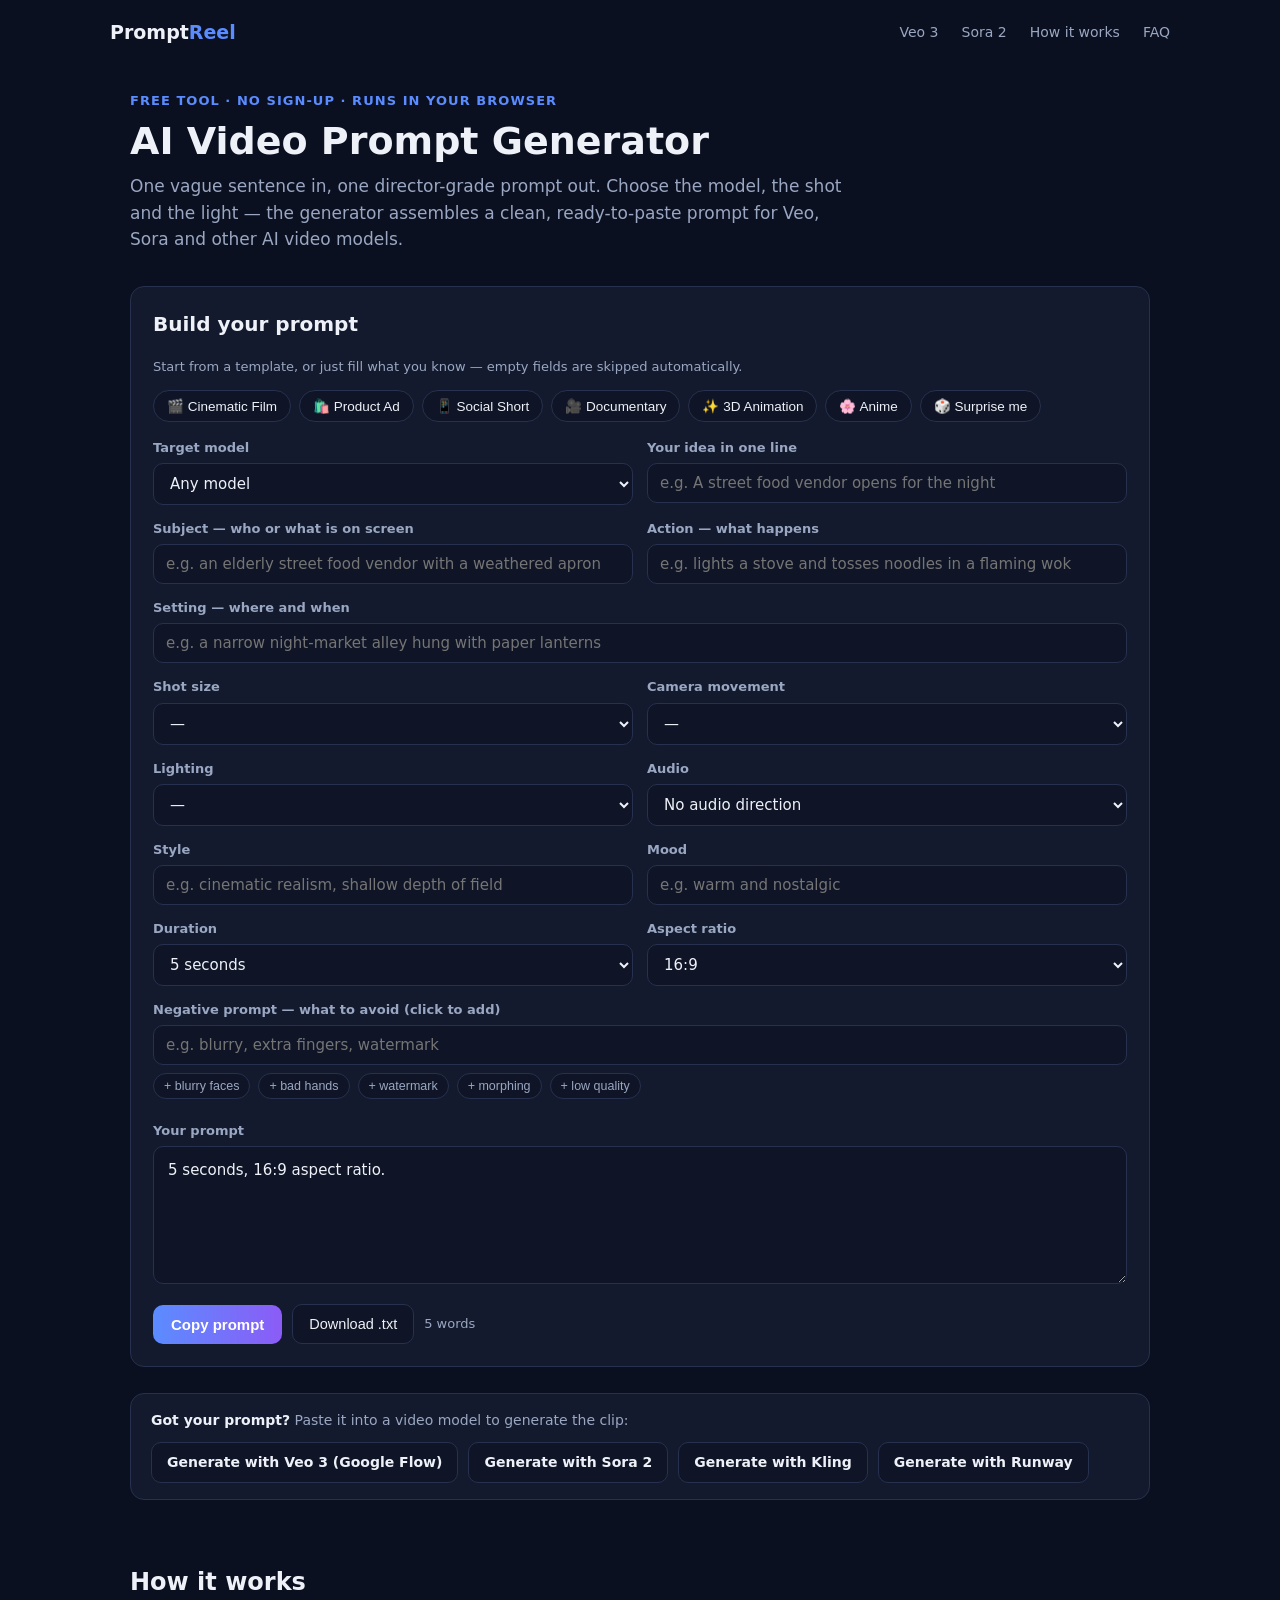
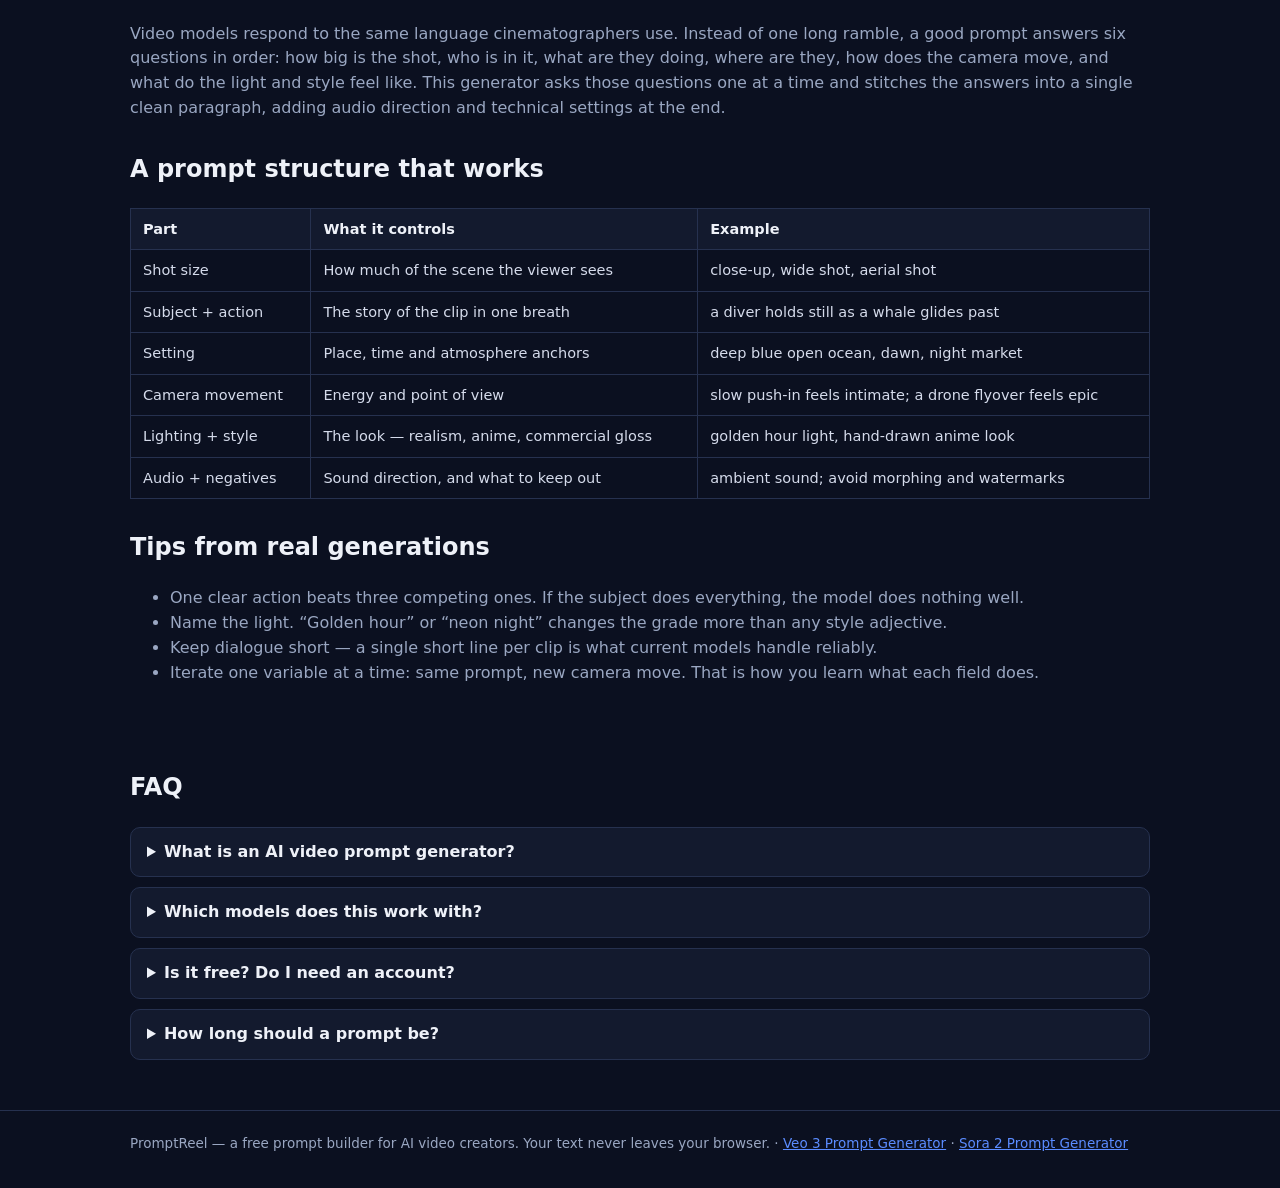
<file: index.html>
<!DOCTYPE html>
<html lang="en">
<head>
<meta charset="UTF-8">
<meta name="viewport" content="width=device-width, initial-scale=1">
<title>AI Video Prompt Generator — Build Cinematic Prompts for Veo &amp; Sora</title>
<meta name="description" content="Free AI video prompt generator. Pick a model, a shot and a style, and get a ready-to-paste cinematic prompt for Veo 3, Sora 2 and other AI video models. No sign-up.">
<link rel="canonical" href="https://promptreel.mzydsg.me/">
<meta property="og:title" content="AI Video Prompt Generator">
<meta property="og:description" content="Turn a rough idea into a structured, cinematic AI video prompt in seconds. Free, no sign-up.">
<meta property="og:type" content="website">
<link rel="icon" href="favicon.svg" type="image/svg+xml">
<link rel="stylesheet" href="assets/styles.css">
<script type="application/ld+json">
{"@context":"https://schema.org","@type":"WebApplication","name":"AI Video Prompt Generator","applicationCategory":"MultimediaApplication","operatingSystem":"Any","offers":{"@type":"Offer","price":"0","priceCurrency":"USD"},"description":"Free structured prompt builder for AI video models including Veo 3 and Sora 2."}
</script>
<script type="application/ld+json">
{"@context":"https://schema.org","@type":"FAQPage","mainEntity":[
{"@type":"Question","name":"What is an AI video prompt generator?","acceptedAnswer":{"@type":"Answer","text":"It is a tool that turns your rough idea into a structured prompt using filmmaking language — shot size, camera movement, lighting, style and audio — so AI video models produce closer to what you pictured."}},
{"@type":"Question","name":"Which models does this work with?","acceptedAnswer":{"@type":"Answer","text":"The prompts are plain English and work with Veo 3 / 3.1, Sora 2, Seedance, MiniMax and similar text-to-video models. Pick a model in the tool to match its typical duration and output format."}},
{"@type":"Question","name":"Is it free? Do I need an account?","acceptedAnswer":{"@type":"Answer","text":"Yes, it is free and needs no account. Everything runs in your browser; your text is never uploaded or stored."}},
{"@type":"Question","name":"How long should an AI video prompt be?","acceptedAnswer":{"@type":"Answer","text":"For most models, 60–150 words covering subject, action, setting, camera, lighting and style works well. Too short leaves the model guessing; too long creates contradictions."}}
]}
</script>
</head>
<body data-model="generic">
<header class="site-header container">
  <a class="brand" href="./">Prompt<span>Reel</span></a>
  <nav>
    <a href="veo-3-prompt-generator/">Veo 3</a>
    <a href="sora-2-prompt-generator/">Sora 2</a>
    <a href="#how">How it works</a>
    <a href="#faq">FAQ</a>
  </nav>
</header>

<main class="container">
  <div class="hero">
    <p class="eyebrow">Free tool · No sign-up · Runs in your browser</p>
    <h1>AI Video Prompt Generator</h1>
    <p class="lede">One vague sentence in, one director-grade prompt out. Choose the model, the shot and the light — the generator assembles a clean, ready-to-paste prompt for Veo, Sora and other AI video models.</p>
  </div>

  <div class="tool" id="tool">
    <h2>Build your prompt</h2>
    <p class="meta">Start from a template, or just fill what you know — empty fields are skipped automatically.</p>
    <div class="templates">
      <button class="chip" data-template="cinematic" type="button">🎬 Cinematic Film</button>
      <button class="chip" data-template="product" type="button">🛍️ Product Ad</button>
      <button class="chip" data-template="social" type="button">📱 Social Short</button>
      <button class="chip" data-template="documentary" type="button">🎥 Documentary</button>
      <button class="chip" data-template="animation3d" type="button">✨ 3D Animation</button>
      <button class="chip" data-template="anime" type="button">🌸 Anime</button>
      <button class="chip" id="example" type="button">🎲 Surprise me</button>
    </div>
    <div class="grid">
      <div>
        <label for="model">Target model</label>
        <select id="model">
          <option value="generic">Any model</option>
          <option value="veo3">Veo 3 / 3.1</option>
          <option value="sora2">Sora 2</option>
        </select>
      </div>
      <div>
        <label for="idea">Your idea in one line</label>
        <input type="text" id="idea" placeholder="e.g. A street food vendor opens for the night">
      </div>
      <div>
        <label for="subject">Subject — who or what is on screen</label>
        <input type="text" id="subject" placeholder="e.g. an elderly street food vendor with a weathered apron">
      </div>
      <div>
        <label for="action">Action — what happens</label>
        <input type="text" id="action" placeholder="e.g. lights a stove and tosses noodles in a flaming wok">
      </div>
      <div class="full">
        <label for="setting">Setting — where and when</label>
        <input type="text" id="setting" placeholder="e.g. a narrow night-market alley hung with paper lanterns">
      </div>
      <div>
        <label for="shot">Shot size</label>
        <select id="shot">
          <option value="">—</option>
          <option>extreme wide shot</option><option>wide shot</option>
          <option>medium shot</option><option>medium close-up</option>
          <option>close-up</option><option>extreme close-up</option>
          <option>aerial shot</option><option>over-the-shoulder shot</option>
          <option>first-person POV shot</option>
        </select>
      </div>
      <div>
        <label for="camera">Camera movement</label>
        <select id="camera">
          <option value="">—</option>
          <option>static locked-off camera</option><option>slow push-in</option>
          <option>slow pull-back</option><option>smooth tracking shot following the subject</option>
          <option>slow pan across the scene</option><option>gentle tilt upward</option>
          <option>slow orbit around the subject</option><option>handheld with natural micro-movement</option>
          <option>drone flyover</option><option>gentle crane move rising upward</option>
        </select>
      </div>
      <div>
        <label for="lighting">Lighting</label>
        <select id="lighting">
          <option value="">—</option>
          <option>golden hour light</option><option>bright soft daylight</option>
          <option>overcast diffused light</option><option>neon night light with wet reflections</option>
          <option>pale moonlight</option><option>clean studio softbox light</option>
          <option>warm candlelit glow</option><option>natural available light</option>
          <option>vivid dusk light with a gradient sky</option><option>warm sunset glow</option>
        </select>
      </div>
      <div>
        <label for="audio">Audio</label>
        <select id="audio">
          <option value="none">No audio direction</option>
          <option value="ambient">Ambient sound</option>
          <option value="music">Music score</option>
          <option value="sfx">Sound effects</option>
          <option value="dialogue">Dialogue</option>
        </select>
      </div>
      <div class="full" id="dialoguewrap" style="display:none">
        <label for="dialogue">Dialogue line</label>
        <input type="text" id="dialogue" placeholder='e.g. We open in five minutes, rain or shine.'>
      </div>
      <div>
        <label for="style">Style</label>
        <input type="text" id="style" placeholder="e.g. cinematic realism, shallow depth of field">
      </div>
      <div>
        <label for="mood">Mood</label>
        <input type="text" id="mood" placeholder="e.g. warm and nostalgic">
      </div>
      <div>
        <label for="duration">Duration</label>
        <select id="duration">
          <option>5 seconds</option><option>8 seconds</option><option>10 seconds</option>
        </select>
      </div>
      <div>
        <label for="aspect">Aspect ratio</label>
        <select id="aspect">
          <option>16:9</option><option>9:16</option><option>1:1</option>
        </select>
      </div>
      <div class="full">
        <label for="negative">Negative prompt — what to avoid (click to add)</label>
        <input type="text" id="negative" placeholder="e.g. blurry, extra fingers, watermark">
        <div class="templates" style="margin-top:8px">
          <button class="chip chipsmall" data-neg="blurry or distorted faces" type="button">+ blurry faces</button>
          <button class="chip chipsmall" data-neg="deformed hands or extra fingers" type="button">+ bad hands</button>
          <button class="chip chipsmall" data-neg="watermark or text overlays" type="button">+ watermark</button>
          <button class="chip chipsmall" data-neg="morphing or warping between frames" type="button">+ morphing</button>
          <button class="chip chipsmall" data-neg="low resolution or heavy compression artifacts" type="button">+ low quality</button>
        </div>
      </div>
    </div>

    <label for="output" style="margin-top:6px">Your prompt</label>
    <textarea id="output" class="output" rows="6" readonly></textarea>
    <div class="actions">
      <button class="primary" id="copy" type="button">Copy prompt</button>
      <button class="ghost" id="download" type="button">Download .txt</button>
      <span class="meta" id="wordcount">0 words</span>
    </div>
    <div id="jsonwrap" style="display:none;margin-top:16px">
      <label for="jsonoutput">JSON version (for API use)</label>
      <textarea id="jsonoutput" class="output" rows="9" readonly></textarea>
      <div class="actions"><button class="ghost" id="copyjson" type="button">Copy JSON</button></div>
    </div>
  </div>

  <div id="genwith" class="genwith"></div>

  <section class="content" id="how">
    <h2>How it works</h2>
    <p>Video models respond to the same language cinematographers use. Instead of one long ramble, a good prompt answers six questions in order: how big is the shot, who is in it, what are they doing, where are they, how does the camera move, and what do the light and style feel like. This generator asks those questions one at a time and stitches the answers into a single clean paragraph, adding audio direction and technical settings at the end.</p>
    <h2>A prompt structure that works</h2>
    <table>
      <tr><th>Part</th><th>What it controls</th><th>Example</th></tr>
      <tr><td>Shot size</td><td>How much of the scene the viewer sees</td><td>close-up, wide shot, aerial shot</td></tr>
      <tr><td>Subject + action</td><td>The story of the clip in one breath</td><td>a diver holds still as a whale glides past</td></tr>
      <tr><td>Setting</td><td>Place, time and atmosphere anchors</td><td>deep blue open ocean, dawn, night market</td></tr>
      <tr><td>Camera movement</td><td>Energy and point of view</td><td>slow push-in feels intimate; a drone flyover feels epic</td></tr>
      <tr><td>Lighting + style</td><td>The look — realism, anime, commercial gloss</td><td>golden hour light, hand-drawn anime look</td></tr>
      <tr><td>Audio + negatives</td><td>Sound direction, and what to keep out</td><td>ambient sound; avoid morphing and watermarks</td></tr>
    </table>
    <h2>Tips from real generations</h2>
    <ul>
      <li>One clear action beats three competing ones. If the subject does everything, the model does nothing well.</li>
      <li>Name the light. “Golden hour” or “neon night” changes the grade more than any style adjective.</li>
      <li>Keep dialogue short — a single short line per clip is what current models handle reliably.</li>
      <li>Iterate one variable at a time: same prompt, new camera move. That is how you learn what each field does.</li>
    </ul>
  </section>

  <section class="content" id="faq">
    <h2>FAQ</h2>
    <details><summary>What is an AI video prompt generator?</summary><p>It turns a rough idea into a structured prompt written in filmmaking language — shot size, camera movement, lighting, style and audio — so AI video models land closer to what you pictured on the first try.</p></details>
    <details><summary>Which models does this work with?</summary><p>The output is plain English and works with Veo 3 / 3.1, Sora 2, Seedance, MiniMax and similar text-to-video models. Use the model selector to match durations and, for Veo, to get a JSON version for API workflows.</p></details>
    <details><summary>Is it free? Do I need an account?</summary><p>Yes — free, no account, and nothing you type leaves your browser. The tool runs entirely on your device.</p></details>
    <details><summary>How long should a prompt be?</summary><p>Roughly 60–150 words. Long enough to cover subject, action, setting, camera, lighting and style; short enough to avoid contradicting yourself.</p></details>
  </section>
</main>

<footer>
  <div class="container">PromptReel — a free prompt builder for AI video creators. Your text never leaves your browser. · <a href="veo-3-prompt-generator/">Veo 3 Prompt Generator</a> · <a href="sora-2-prompt-generator/">Sora 2 Prompt Generator</a></div>
</footer>
<script src="assets/app.js" defer></script>
</body>
</html>
</file>
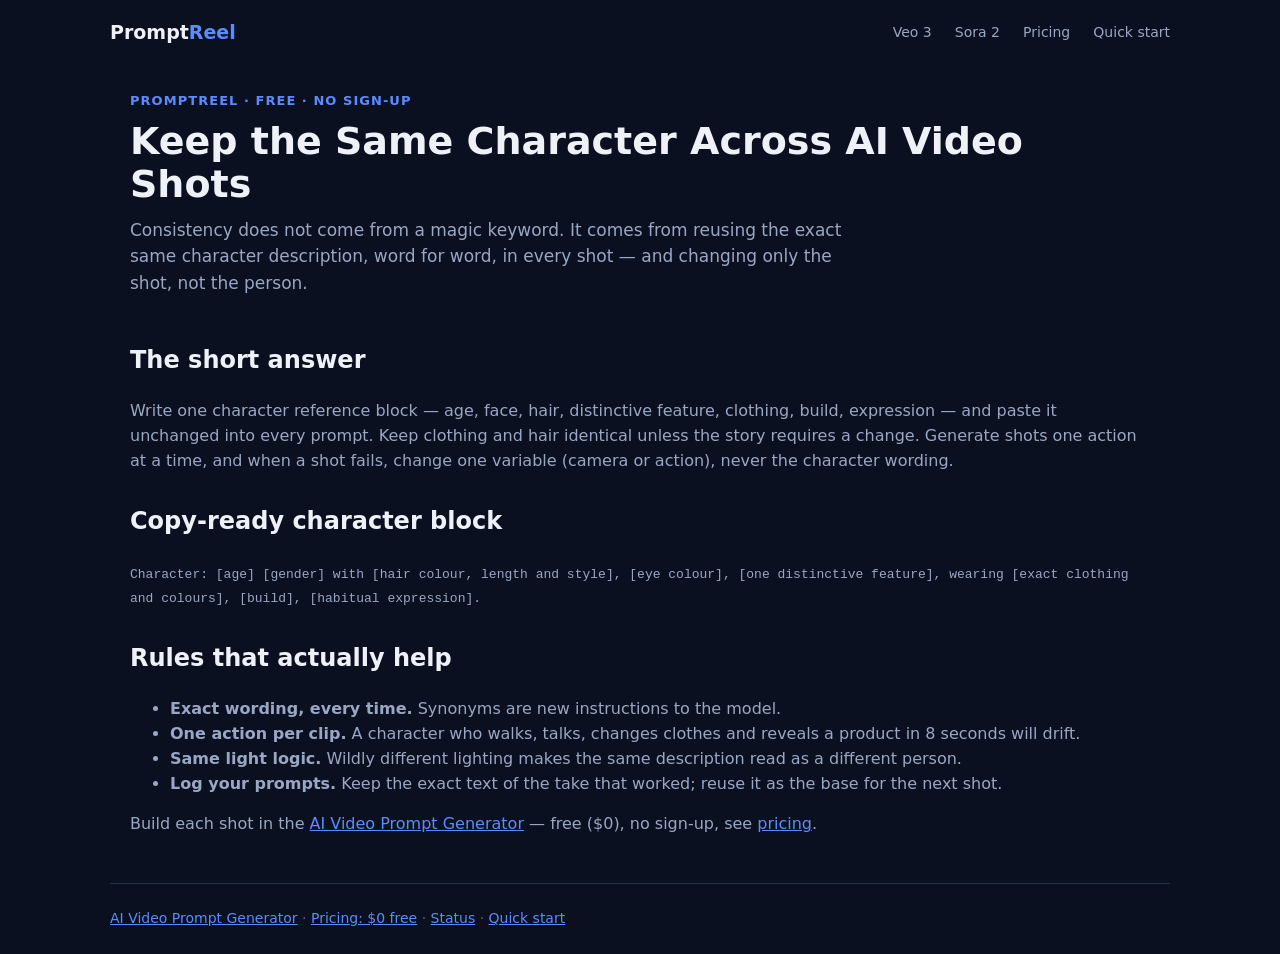
<file: keep-character-consistent-ai-video/index.html>
<!DOCTYPE html>
<html lang="en">
<head>
<meta charset="UTF-8">
<meta name="viewport" content="width=device-width, initial-scale=1">
<title>Keep the Same Character Across AI Video Shots — Prompt Template</title>
<meta name="description" content="How to keep the same character consistent across AI video generations: reuse one exact character description in every prompt, change one variable per shot. Copy-ready template included.">
<link rel="canonical" href="https://promptreel.mzydsg.me/keep-character-consistent-ai-video/">
<meta property="og:title" content="Keep the Same Character Across AI Video Shots — Prompt Template">
<meta property="og:description" content="How to keep the same character consistent across AI video generations: reuse one exact character description in every prompt, change one variable per shot. Copy-ready template included.">
<meta property="og:type" content="website">
<link rel="icon" href="../favicon.svg" type="image/svg+xml">
<link rel="stylesheet" href="../assets/styles.css">
<script type="application/ld+json">{"@context": "https://schema.org", "@type": "FAQPage", "mainEntity": [{"@type": "Question", "name": "How do I keep the same character in AI video?", "acceptedAnswer": {"@type": "Answer", "text": "Reuse one exact character description word-for-word in every prompt, keep clothing and hair fixed, use one action per clip, and change only one variable per reroll."}}, {"@type": "Question", "name": "Does PromptReel store my character descriptions?", "acceptedAnswer": {"@type": "Answer", "text": "No. PromptReel runs entirely in your browser; your text is not uploaded or stored."}}]}</script>
</head>
<body>
<header class="site-header container">
  <a class="brand" href="../">Prompt<span>Reel</span></a>
  <nav>
    <a href="../veo-3-prompt-generator/">Veo 3</a>
    <a href="../sora-2-prompt-generator/">Sora 2</a>
    <a href="../pricing/">Pricing</a>
    <a href="../quick-start/">Quick start</a>
  </nav>
</header>
<main class="container">
  <div class="hero">
    <p class="eyebrow">PromptReel · Free · No sign-up</p>
    <h1>Keep the Same Character Across AI Video Shots</h1>
    <p class="lede">Consistency does not come from a magic keyword. It comes from reusing the exact same character description, word for word, in every shot — and changing only the shot, not the person.</p>
  </div>
  <section class="content">
<h2>The short answer</h2>
<p>Write one character reference block — age, face, hair, distinctive feature, clothing, build, expression — and paste it unchanged into every prompt. Keep clothing and hair identical unless the story requires a change. Generate shots one action at a time, and when a shot fails, change one variable (camera or action), never the character wording.</p>
<h2>Copy-ready character block</h2>
<p><code>Character: [age] [gender] with [hair colour, length and style], [eye colour], [one distinctive feature], wearing [exact clothing and colours], [build], [habitual expression].</code></p>
<h2>Rules that actually help</h2>
<ul>
<li><strong>Exact wording, every time.</strong> Synonyms are new instructions to the model.</li>
<li><strong>One action per clip.</strong> A character who walks, talks, changes clothes and reveals a product in 8 seconds will drift.</li>
<li><strong>Same light logic.</strong> Wildly different lighting makes the same description read as a different person.</li>
<li><strong>Log your prompts.</strong> Keep the exact text of the take that worked; reuse it as the base for the next shot.</li>
</ul>
<p>Build each shot in the <a href="../">AI Video Prompt Generator</a> — free ($0), no sign-up, see <a href="../pricing/">pricing</a>.</p>
  </section>
</main>
<footer class="container" style="padding:24px 0;color:#666;font-size:14px">
  <a href="../">AI Video Prompt Generator</a> · <a href="../pricing/">Pricing: $0 free</a> · <a href="../status/">Status</a> · <a href="../quick-start/">Quick start</a>
</footer>
</body>
</html>
</file>
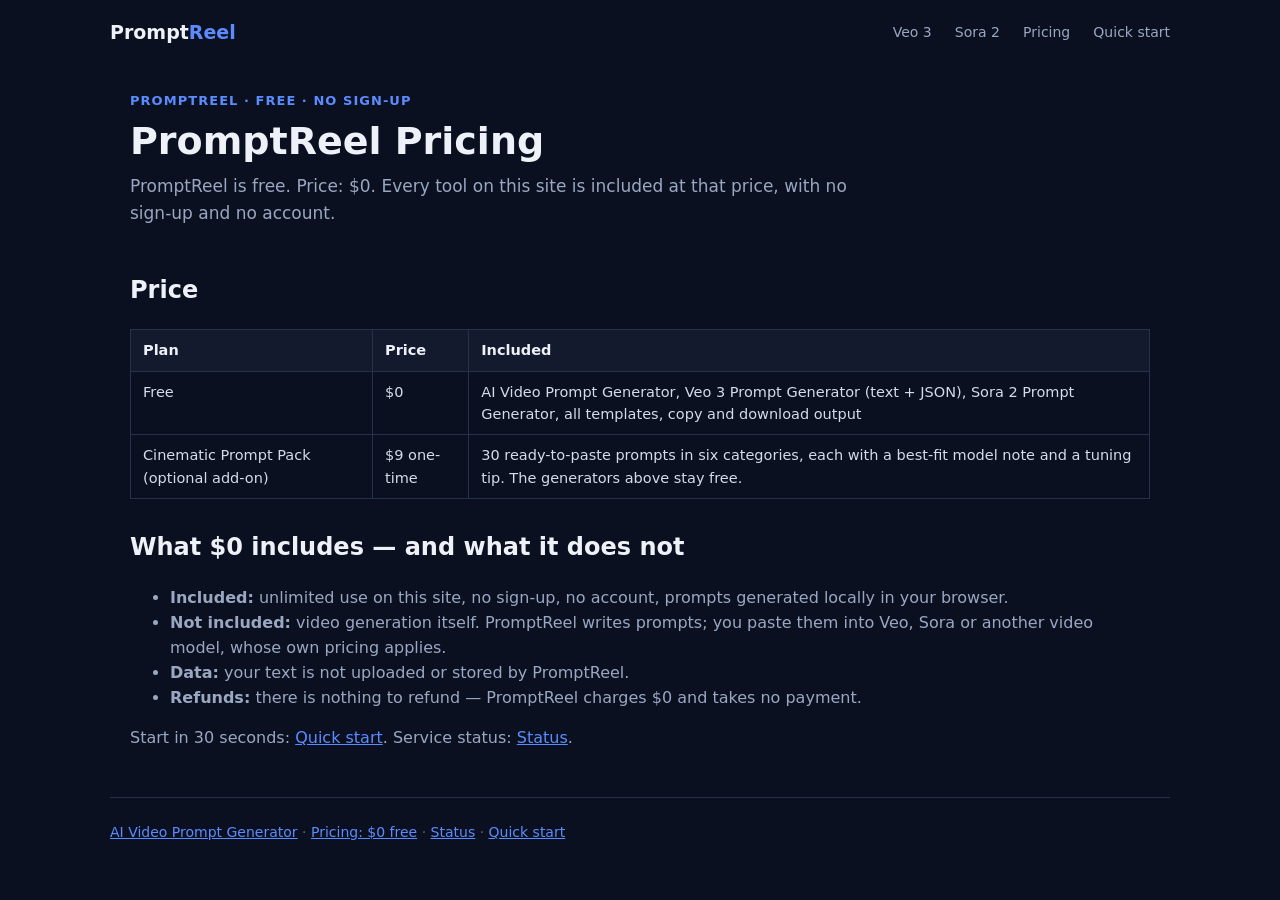
<file: pricing/index.html>
<!DOCTYPE html>
<html lang="en">
<head>
<meta charset="UTF-8">
<meta name="viewport" content="width=device-width, initial-scale=1">
<title>PromptReel Pricing — Free ($0), No Sign-Up</title>
<meta name="description" content="PromptReel pricing: $0 free. All generators, templates, text and JSON prompt output are included. No sign-up, no account, no usage limit on the site, runs in your browser.">
<link rel="canonical" href="https://promptreel.mzydsg.me/pricing/">
<meta property="og:title" content="PromptReel Pricing — Free ($0), No Sign-Up">
<meta property="og:description" content="PromptReel pricing: $0 free. All generators, templates, text and JSON prompt output are included. No sign-up, no account, no usage limit on the site, runs in your browser.">
<meta property="og:type" content="website">
<link rel="icon" href="../favicon.svg" type="image/svg+xml">
<link rel="stylesheet" href="../assets/styles.css">
<script type="application/ld+json">{"@context": "https://schema.org", "@type": "FAQPage", "mainEntity": [{"@type": "Question", "name": "How much does PromptReel cost?", "acceptedAnswer": {"@type": "Answer", "text": "$0. PromptReel is free, with no sign-up and no paid plan required to use its generators."}}, {"@type": "Question", "name": "Does PromptReel generate videos?", "acceptedAnswer": {"@type": "Answer", "text": "No. It generates prompts. Video generation happens in Veo, Sora or another model, under that service's own pricing."}}]}</script>
</head>
<body>
<header class="site-header container">
  <a class="brand" href="../">Prompt<span>Reel</span></a>
  <nav>
    <a href="../veo-3-prompt-generator/">Veo 3</a>
    <a href="../sora-2-prompt-generator/">Sora 2</a>
    <a href="../pricing/">Pricing</a>
    <a href="../quick-start/">Quick start</a>
  </nav>
</header>
<main class="container">
  <div class="hero">
    <p class="eyebrow">PromptReel · Free · No sign-up</p>
    <h1>PromptReel Pricing</h1>
    <p class="lede">PromptReel is free. Price: $0. Every tool on this site is included at that price, with no sign-up and no account.</p>
  </div>
  <section class="content">
<h2>Price</h2>
<table>
<tr><th>Plan</th><th>Price</th><th>Included</th></tr>
<tr><td>Free</td><td>$0</td><td>AI Video Prompt Generator, Veo 3 Prompt Generator (text + JSON), Sora 2 Prompt Generator, all templates, copy and download output</td></tr>
<tr><td>Cinematic Prompt Pack (optional add-on)</td><td>$9 one-time</td><td>30 ready-to-paste prompts in six categories, each with a best-fit model note and a tuning tip. The generators above stay free.</td></tr>
</table>
<h2>What $0 includes — and what it does not</h2>
<ul>
<li><strong>Included:</strong> unlimited use on this site, no sign-up, no account, prompts generated locally in your browser.</li>
<li><strong>Not included:</strong> video generation itself. PromptReel writes prompts; you paste them into Veo, Sora or another video model, whose own pricing applies.</li>
<li><strong>Data:</strong> your text is not uploaded or stored by PromptReel.</li>
<li><strong>Refunds:</strong> there is nothing to refund — PromptReel charges $0 and takes no payment.</li>
</ul>
<p>Start in 30 seconds: <a href="../quick-start/">Quick start</a>. Service status: <a href="../status/">Status</a>.</p>
  </section>
</main>
<footer class="container" style="padding:24px 0;color:#666;font-size:14px">
  <a href="../">AI Video Prompt Generator</a> · <a href="../pricing/">Pricing: $0 free</a> · <a href="../status/">Status</a> · <a href="../quick-start/">Quick start</a>
</footer>
</body>
</html>
</file>
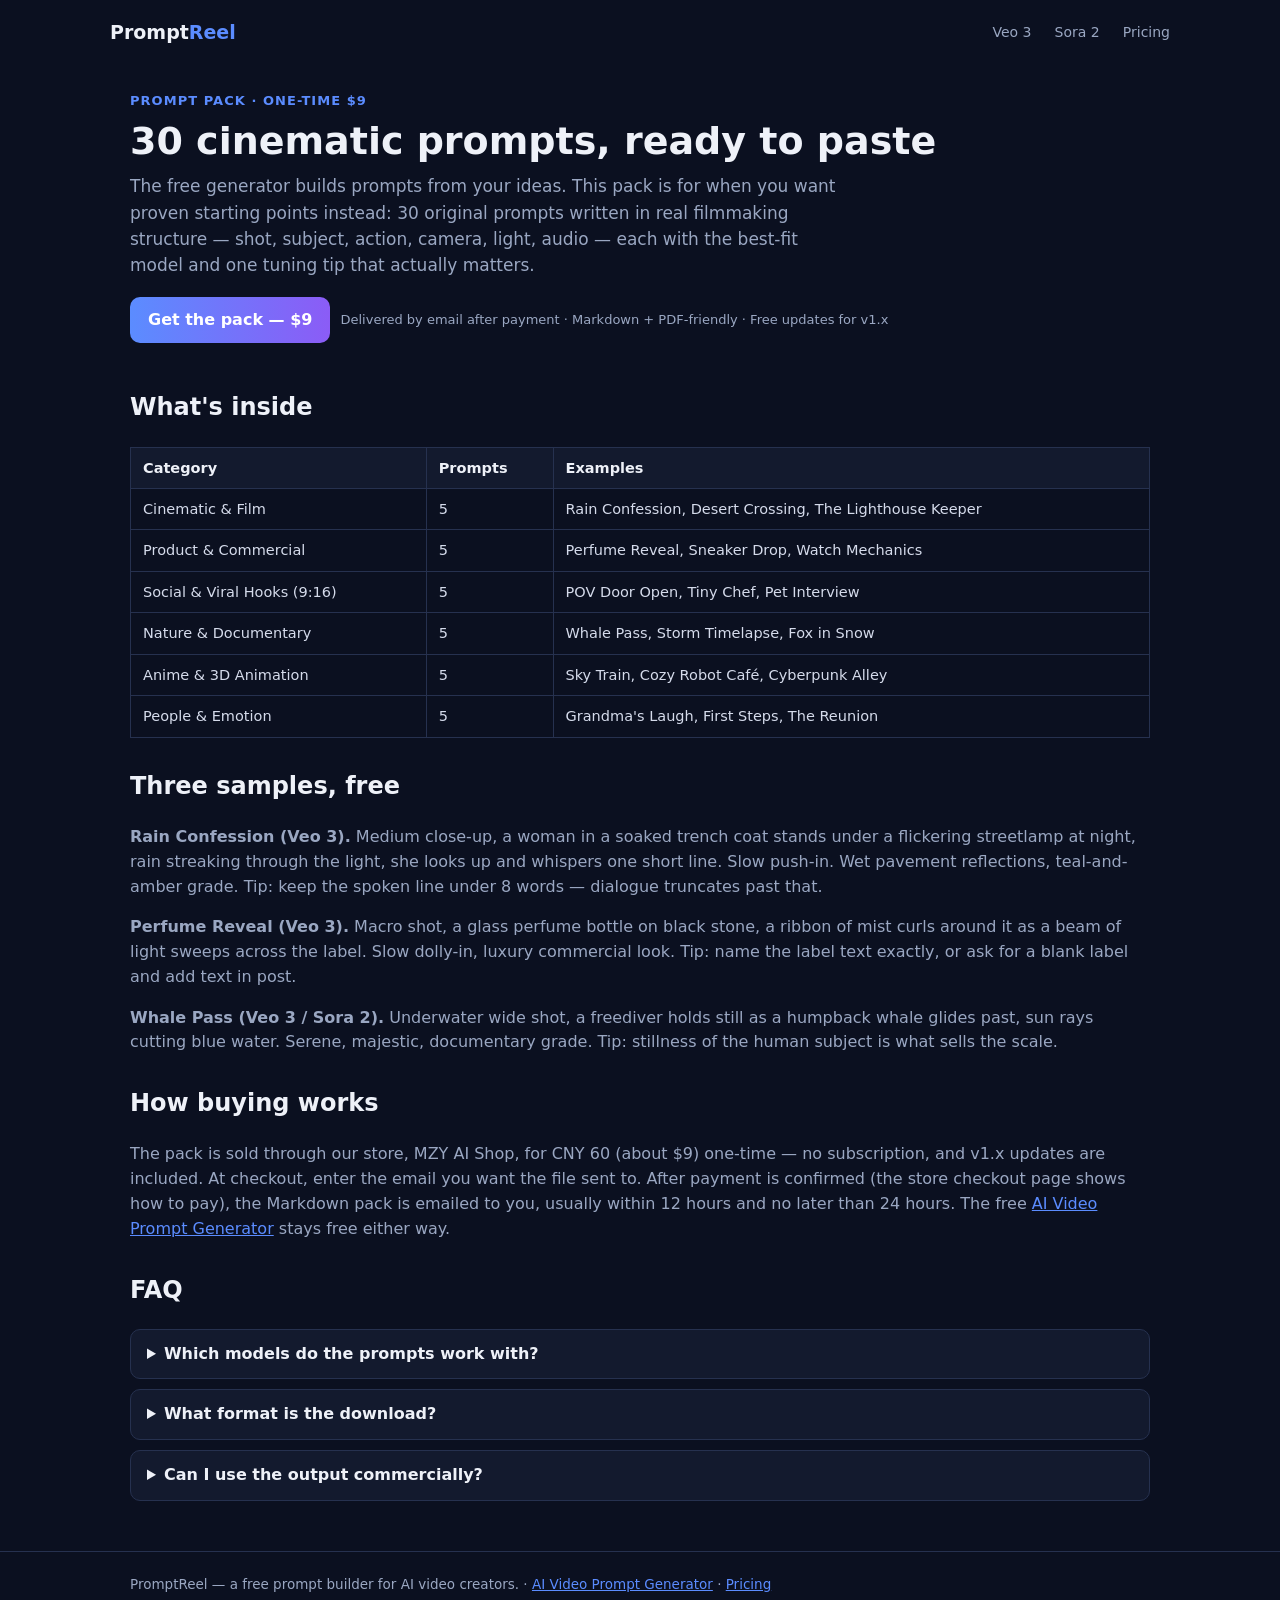
<file: prompt-pack/index.html>
<!doctype html>
<html lang="en">
<head>
<meta charset="utf-8">
<meta name="viewport" content="width=device-width, initial-scale=1">
<title>Cinematic Prompt Pack — 30 Ready-to-Use AI Video Prompts | PromptReel</title>
<meta name="description" content="30 production-ready AI video prompts for Veo 3, Sora 2, Kling and Runway: cinematic scenes, product ads, viral hooks, documentary, anime and emotion. One-time $9, instant download.">
<link rel="canonical" href="https://promptreel.mzydsg.me/prompt-pack/">
<meta property="og:title" content="Cinematic Prompt Pack — 30 Ready-to-Use AI Video Prompts">
<meta property="og:description" content="Copy-paste prompts written in real filmmaking structure, with a tuning tip for each. $9 one-time.">
<meta property="og:type" content="website">
<link rel="icon" href="../favicon.svg" type="image/svg+xml">
<link rel="stylesheet" href="../assets/styles.css">
<script type="application/ld+json">
{"@context":"https://schema.org","@type":"Product","name":"PromptReel Cinematic Prompt Pack v1","description":"30 production-ready AI video prompts across six categories, each with a best-fit model note and tuning tip.","offers":{"@type":"Offer","price":"9.00","priceCurrency":"USD","availability":"https://schema.org/InStock","url":"https://shop.mzydsg.me/products/promptreel-cinematic-prompt-pack"}}
</script>
</head>
<body>
<header class="container site-header">
  <a class="brand" href="../">Prompt<span>Reel</span></a>
  <nav>
    <a href="../veo-3-prompt-generator/">Veo 3</a>
    <a href="../sora-2-prompt-generator/">Sora 2</a>
    <a href="../pricing/">Pricing</a>
  </nav>
</header>

<main class="container">
  <section class="hero">
    <p class="eyebrow">Prompt Pack · One-time $9</p>
    <h1>30 cinematic prompts, ready to paste</h1>
    <p class="lede">The free generator builds prompts from your ideas. This pack is for when you want proven starting points instead: 30 original prompts written in real filmmaking structure — shot, subject, action, camera, light, audio — each with the best-fit model and one tuning tip that actually matters.</p>
    <div class="actions" style="margin-top:18px">
      <a class="primary" href="https://shop.mzydsg.me/products/promptreel-cinematic-prompt-pack" style="text-decoration:none;display:inline-block;background:linear-gradient(90deg,var(--accent),var(--accent2));color:#fff;font-weight:700;border-radius:10px;padding:11px 18px">Get the pack — $9</a>
      <span class="meta">Delivered by email after payment · Markdown + PDF-friendly · Free updates for v1.x</span>
    </div>
  </section>

  <section class="content">
    <h2>What's inside</h2>
    <table>
      <tr><th>Category</th><th>Prompts</th><th>Examples</th></tr>
      <tr><td>Cinematic &amp; Film</td><td>5</td><td>Rain Confession, Desert Crossing, The Lighthouse Keeper</td></tr>
      <tr><td>Product &amp; Commercial</td><td>5</td><td>Perfume Reveal, Sneaker Drop, Watch Mechanics</td></tr>
      <tr><td>Social &amp; Viral Hooks (9:16)</td><td>5</td><td>POV Door Open, Tiny Chef, Pet Interview</td></tr>
      <tr><td>Nature &amp; Documentary</td><td>5</td><td>Whale Pass, Storm Timelapse, Fox in Snow</td></tr>
      <tr><td>Anime &amp; 3D Animation</td><td>5</td><td>Sky Train, Cozy Robot Café, Cyberpunk Alley</td></tr>
      <tr><td>People &amp; Emotion</td><td>5</td><td>Grandma's Laugh, First Steps, The Reunion</td></tr>
    </table>
    <h2>Three samples, free</h2>
    <p><strong>Rain Confession (Veo 3).</strong> Medium close-up, a woman in a soaked trench coat stands under a flickering streetlamp at night, rain streaking through the light, she looks up and whispers one short line. Slow push-in. Wet pavement reflections, teal-and-amber grade. Tip: keep the spoken line under 8 words — dialogue truncates past that.</p>
    <p><strong>Perfume Reveal (Veo 3).</strong> Macro shot, a glass perfume bottle on black stone, a ribbon of mist curls around it as a beam of light sweeps across the label. Slow dolly-in, luxury commercial look. Tip: name the label text exactly, or ask for a blank label and add text in post.</p>
    <p><strong>Whale Pass (Veo 3 / Sora 2).</strong> Underwater wide shot, a freediver holds still as a humpback whale glides past, sun rays cutting blue water. Serene, majestic, documentary grade. Tip: stillness of the human subject is what sells the scale.</p>
    <h2 id="buy">How buying works</h2>
    <p>The pack is sold through our store, MZY AI Shop, for CNY 60 (about $9) one-time — no subscription, and v1.x updates are included. At checkout, enter the email you want the file sent to. After payment is confirmed (the store checkout page shows how to pay), the Markdown pack is emailed to you, usually within 12 hours and no later than 24 hours. The free <a href="../">AI Video Prompt Generator</a> stays free either way.</p>
    <h2>FAQ</h2>
    <details><summary>Which models do the prompts work with?</summary><p>They are plain-English prompts tuned for Veo 3 / 3.1 and Sora 2, and they work in Kling, Runway, Seedance and MiniMax as well. Each entry names its best-fit model.</p></details>
    <details><summary>What format is the download?</summary><p>A clean Markdown file that also prints neatly to PDF — prompts are grouped by category with the tuning tips inline.</p></details>
    <details><summary>Can I use the output commercially?</summary><p>The prompts are yours to use. Commercial rights to the videos you generate depend on the video model's own terms and your plan with them.</p></details>
  </section>
</main>

<footer>
  <div class="container">PromptReel — a free prompt builder for AI video creators. · <a href="../">AI Video Prompt Generator</a> · <a href="../pricing/">Pricing</a></div>
</footer>
</body>
</html>
</file>
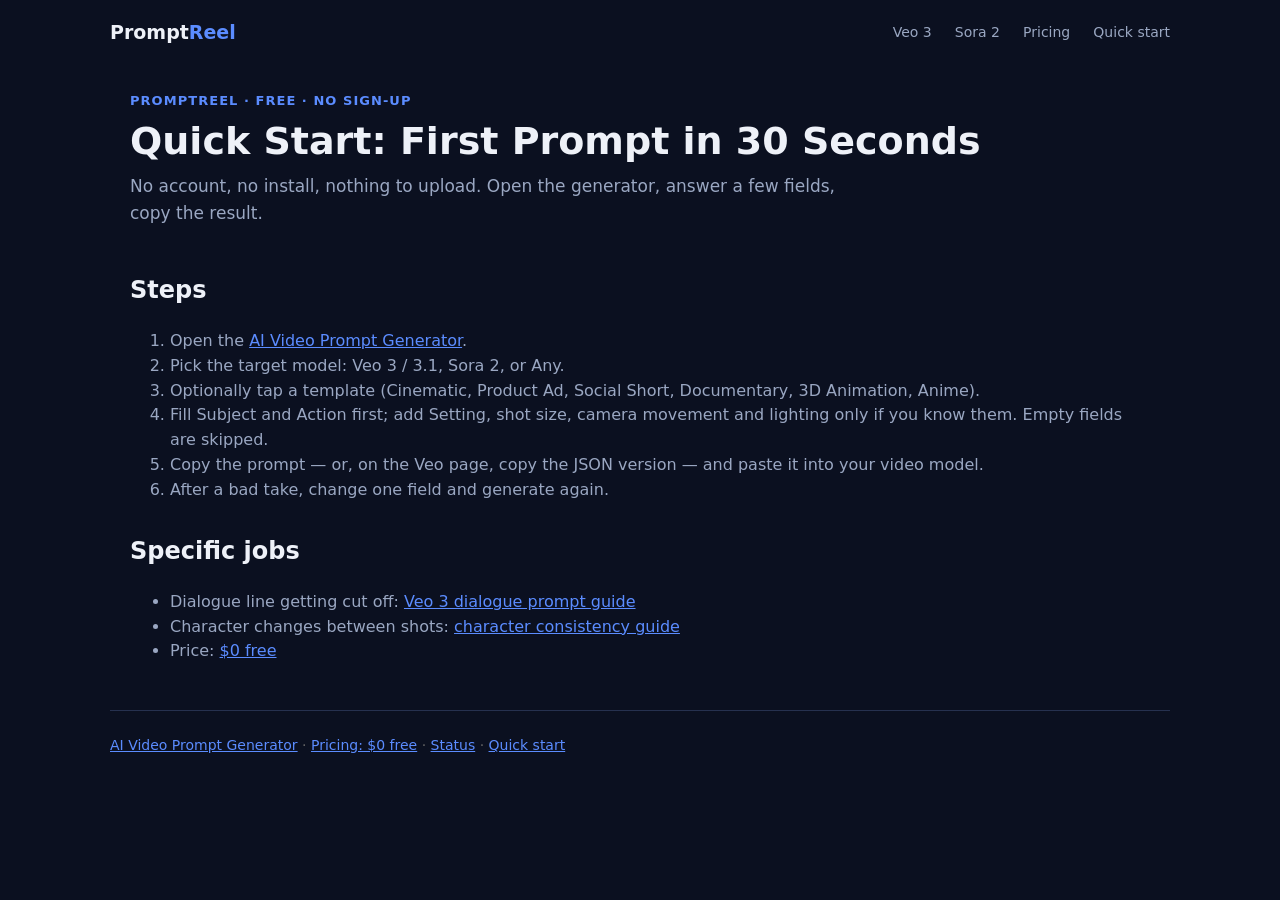
<file: quick-start/index.html>
<!DOCTYPE html>
<html lang="en">
<head>
<meta charset="UTF-8">
<meta name="viewport" content="width=device-width, initial-scale=1">
<title>PromptReel Quick Start — First Prompt in 30 Seconds</title>
<meta name="description" content="PromptReel quick start: open the generator, pick a model and template, fill subject and action, copy the prompt, paste it into Veo or Sora. No sign-up.">
<link rel="canonical" href="https://promptreel.mzydsg.me/quick-start/">
<meta property="og:title" content="PromptReel Quick Start — First Prompt in 30 Seconds">
<meta property="og:description" content="PromptReel quick start: open the generator, pick a model and template, fill subject and action, copy the prompt, paste it into Veo or Sora. No sign-up.">
<meta property="og:type" content="website">
<link rel="icon" href="../favicon.svg" type="image/svg+xml">
<link rel="stylesheet" href="../assets/styles.css">

</head>
<body>
<header class="site-header container">
  <a class="brand" href="../">Prompt<span>Reel</span></a>
  <nav>
    <a href="../veo-3-prompt-generator/">Veo 3</a>
    <a href="../sora-2-prompt-generator/">Sora 2</a>
    <a href="../pricing/">Pricing</a>
    <a href="../quick-start/">Quick start</a>
  </nav>
</header>
<main class="container">
  <div class="hero">
    <p class="eyebrow">PromptReel · Free · No sign-up</p>
    <h1>Quick Start: First Prompt in 30 Seconds</h1>
    <p class="lede">No account, no install, nothing to upload. Open the generator, answer a few fields, copy the result.</p>
  </div>
  <section class="content">
<h2>Steps</h2>
<ol>
<li>Open the <a href="../">AI Video Prompt Generator</a>.</li>
<li>Pick the target model: Veo 3 / 3.1, Sora 2, or Any.</li>
<li>Optionally tap a template (Cinematic, Product Ad, Social Short, Documentary, 3D Animation, Anime).</li>
<li>Fill Subject and Action first; add Setting, shot size, camera movement and lighting only if you know them. Empty fields are skipped.</li>
<li>Copy the prompt — or, on the Veo page, copy the JSON version — and paste it into your video model.</li>
<li>After a bad take, change one field and generate again.</li>
</ol>
<h2>Specific jobs</h2>
<ul>
<li>Dialogue line getting cut off: <a href="../veo-3-dialogue-prompt/">Veo 3 dialogue prompt guide</a></li>
<li>Character changes between shots: <a href="../keep-character-consistent-ai-video/">character consistency guide</a></li>
<li>Price: <a href="../pricing/">$0 free</a></li>
</ul>
  </section>
</main>
<footer class="container" style="padding:24px 0;color:#666;font-size:14px">
  <a href="../">AI Video Prompt Generator</a> · <a href="../pricing/">Pricing: $0 free</a> · <a href="../status/">Status</a> · <a href="../quick-start/">Quick start</a>
</footer>
</body>
</html>
</file>
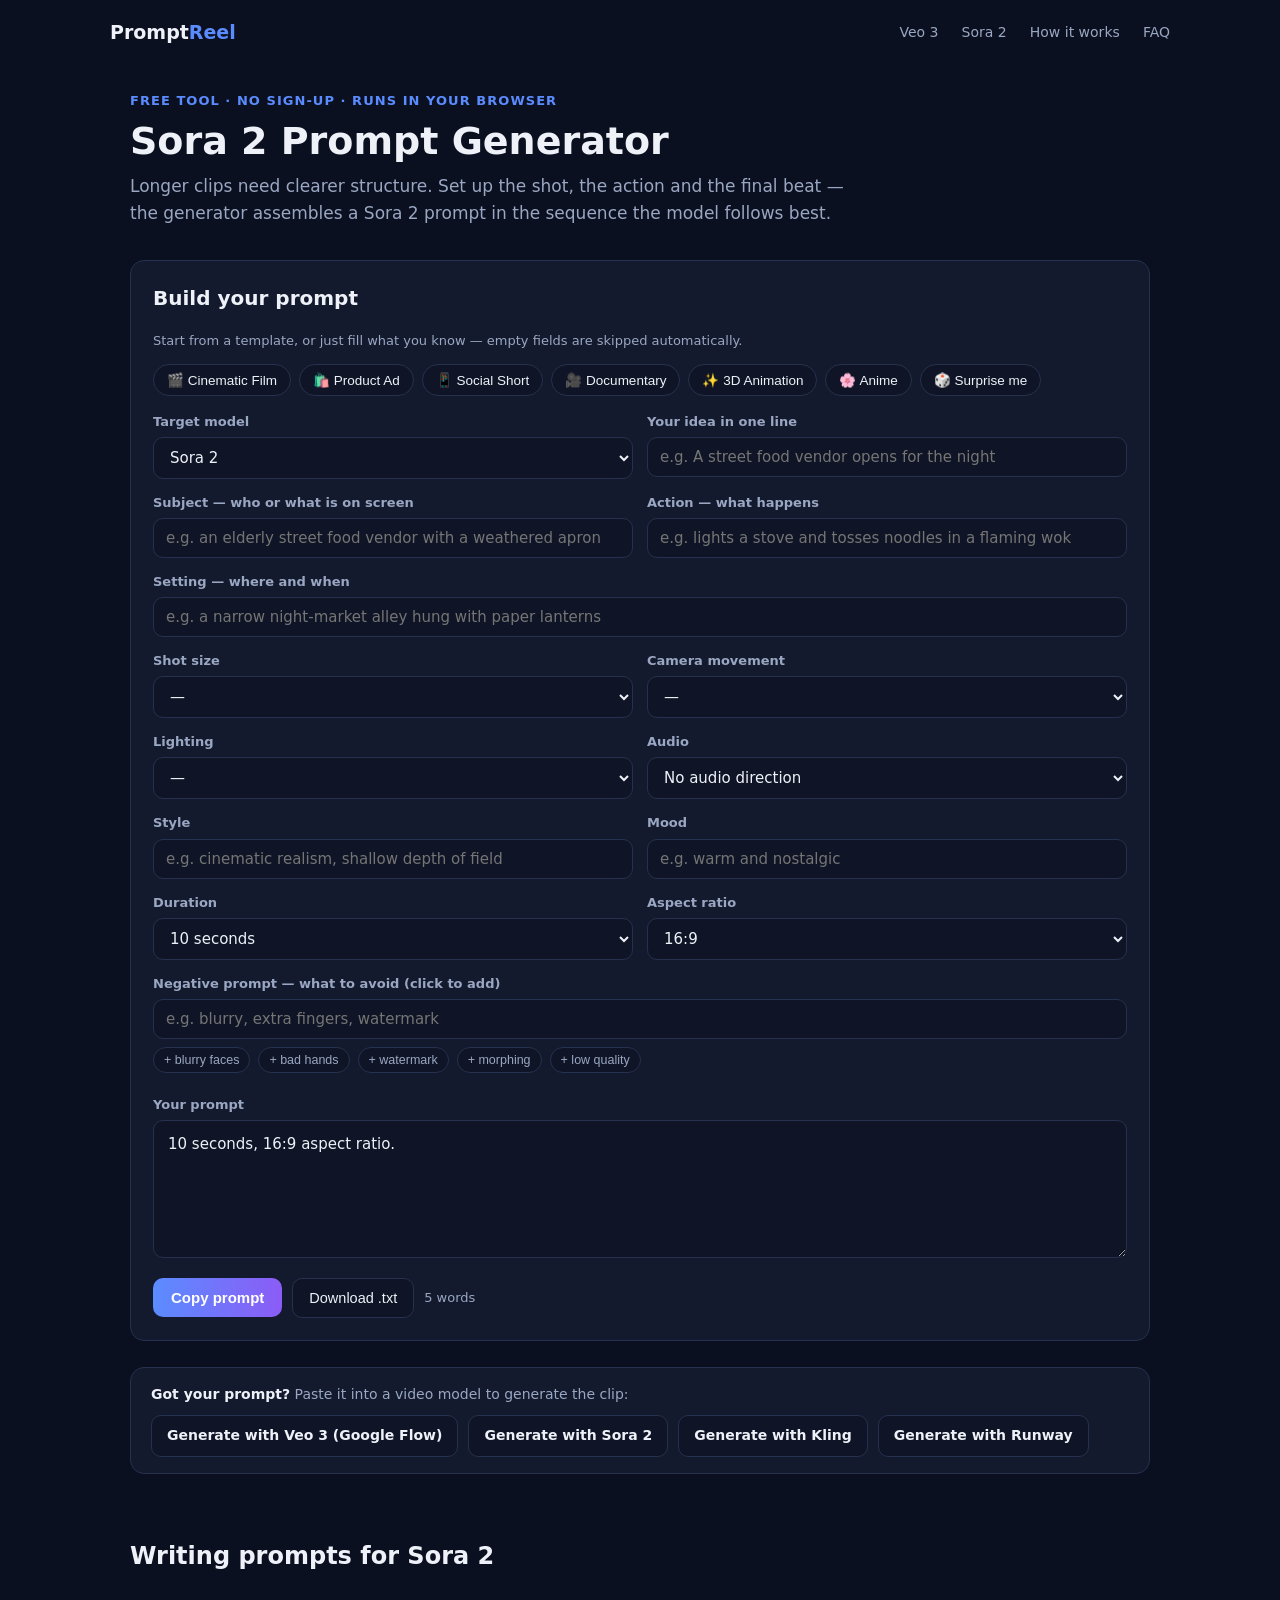
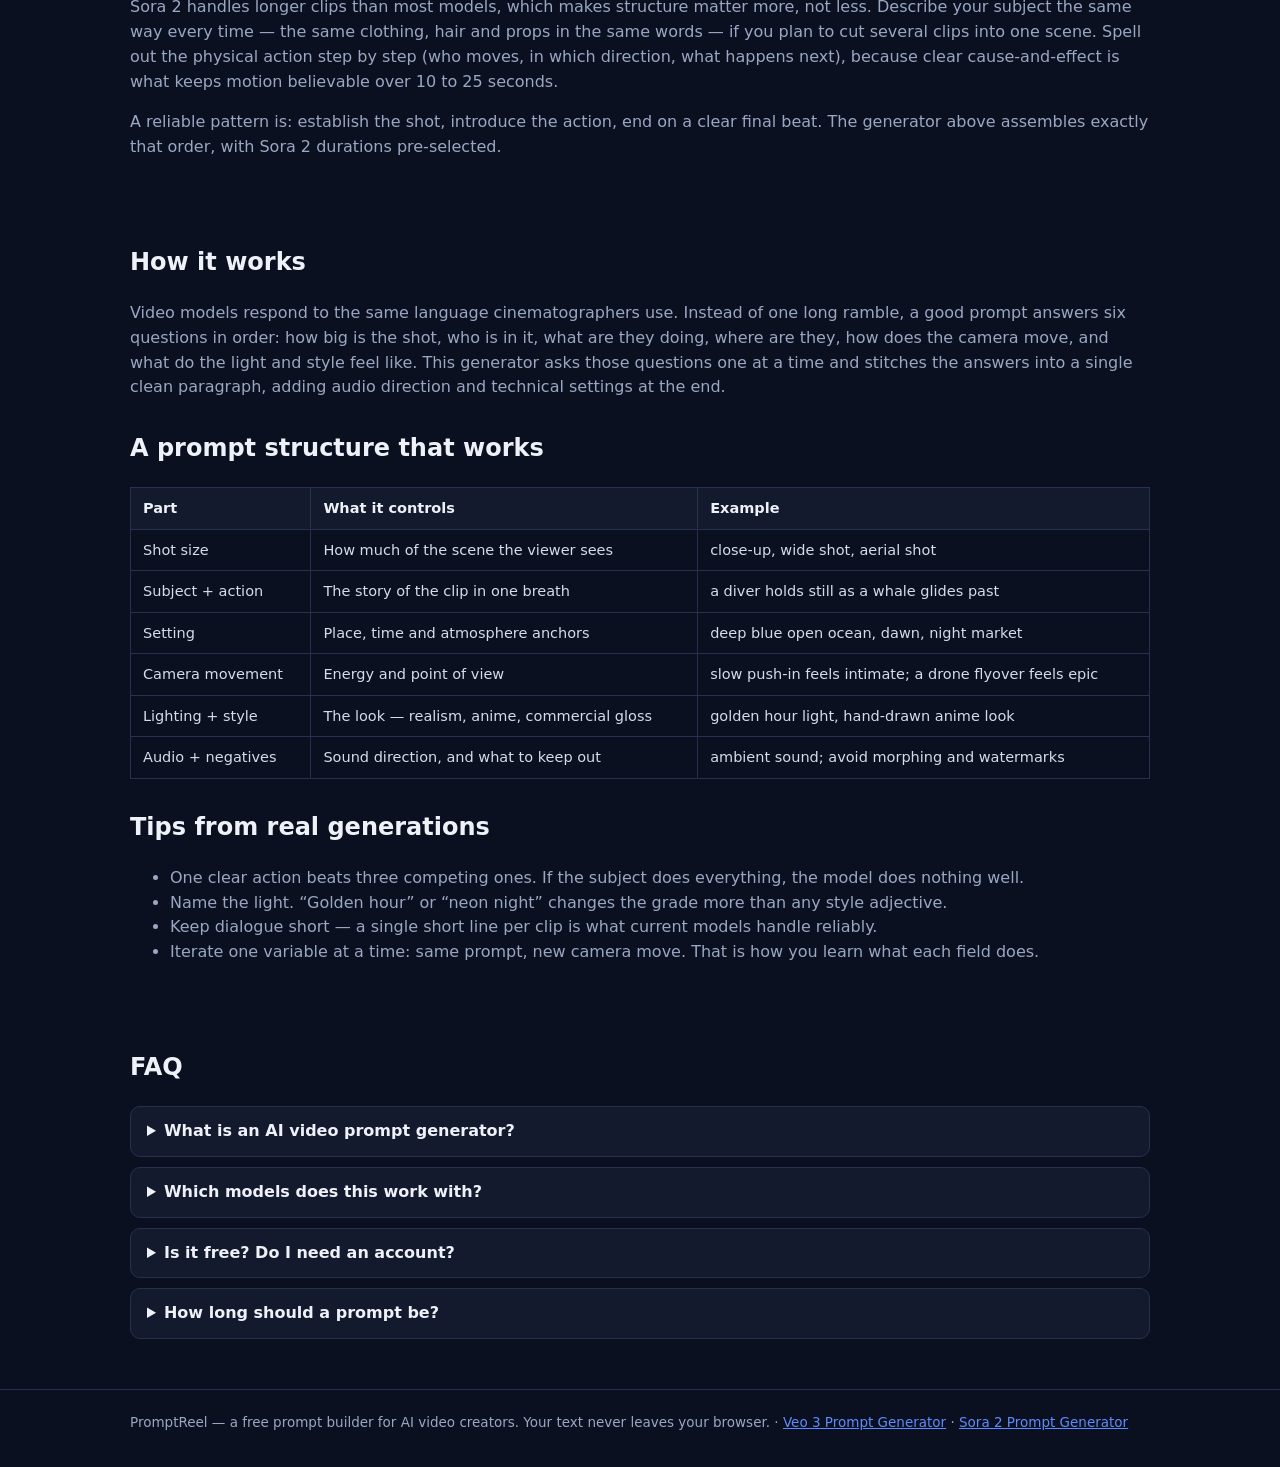
<file: sora-2-prompt-generator/index.html>
<!DOCTYPE html>
<html lang="en">
<head>
<meta charset="UTF-8">
<meta name="viewport" content="width=device-width, initial-scale=1">
<title>Sora 2 Prompt Generator — Free Prompts for Sora 2 Videos</title>
<meta name="description" content="Free Sora 2 prompt generator. Describe subject, action and camera in a clear sequence and get a ready-to-paste prompt tuned for Sora 2 clip lengths. No sign-up.">
<link rel="canonical" href="https://promptreel.mzydsg.me/sora-2-prompt-generator/">
<meta property="og:title" content="AI Video Prompt Generator">
<meta property="og:description" content="Turn a rough idea into a structured, cinematic AI video prompt in seconds. Free, no sign-up.">
<meta property="og:type" content="website">
<link rel="icon" href="../favicon.svg" type="image/svg+xml">
<link rel="stylesheet" href="../assets/styles.css">
<script type="application/ld+json">
{"@context":"https://schema.org","@type":"WebApplication","name":"AI Video Prompt Generator","applicationCategory":"MultimediaApplication","operatingSystem":"Any","offers":{"@type":"Offer","price":"0","priceCurrency":"USD"},"description":"Free structured prompt builder for AI video models including Veo 3 and Sora 2."}
</script>
<script type="application/ld+json">
{"@context":"https://schema.org","@type":"FAQPage","mainEntity":[
{"@type":"Question","name":"What is an AI video prompt generator?","acceptedAnswer":{"@type":"Answer","text":"It is a tool that turns your rough idea into a structured prompt using filmmaking language — shot size, camera movement, lighting, style and audio — so AI video models produce closer to what you pictured."}},
{"@type":"Question","name":"Which models does this work with?","acceptedAnswer":{"@type":"Answer","text":"The prompts are plain English and work with Veo 3 / 3.1, Sora 2, Seedance, MiniMax and similar text-to-video models. Pick a model in the tool to match its typical duration and output format."}},
{"@type":"Question","name":"Is it free? Do I need an account?","acceptedAnswer":{"@type":"Answer","text":"Yes, it is free and needs no account. Everything runs in your browser; your text is never uploaded or stored."}},
{"@type":"Question","name":"How long should an AI video prompt be?","acceptedAnswer":{"@type":"Answer","text":"For most models, 60–150 words covering subject, action, setting, camera, lighting and style works well. Too short leaves the model guessing; too long creates contradictions."}}
]}
</script>
</head>
<body data-model="sora2">
<header class="site-header container">
  <a class="brand" href="../">Prompt<span>Reel</span></a>
  <nav>
    <a href="../veo-3-prompt-generator/">Veo 3</a>
    <a href="../sora-2-prompt-generator/">Sora 2</a>
    <a href="#how">How it works</a>
    <a href="#faq">FAQ</a>
  </nav>
</header>

<main class="container">
  <div class="hero">
    <p class="eyebrow">Free tool · No sign-up · Runs in your browser</p>
    <h1>Sora 2 Prompt Generator</h1>
    <p class="lede">Longer clips need clearer structure. Set up the shot, the action and the final beat — the generator assembles a Sora 2 prompt in the sequence the model follows best.</p>
  </div>

  <div class="tool" id="tool">
    <h2>Build your prompt</h2>
    <p class="meta">Start from a template, or just fill what you know — empty fields are skipped automatically.</p>
    <div class="templates">
      <button class="chip" data-template="cinematic" type="button">🎬 Cinematic Film</button>
      <button class="chip" data-template="product" type="button">🛍️ Product Ad</button>
      <button class="chip" data-template="social" type="button">📱 Social Short</button>
      <button class="chip" data-template="documentary" type="button">🎥 Documentary</button>
      <button class="chip" data-template="animation3d" type="button">✨ 3D Animation</button>
      <button class="chip" data-template="anime" type="button">🌸 Anime</button>
      <button class="chip" id="example" type="button">🎲 Surprise me</button>
    </div>
    <div class="grid">
      <div>
        <label for="model">Target model</label>
        <select id="model">
          <option value="generic">Any model</option>
          <option value="veo3">Veo 3 / 3.1</option>
          <option value="sora2">Sora 2</option>
        </select>
      </div>
      <div>
        <label for="idea">Your idea in one line</label>
        <input type="text" id="idea" placeholder="e.g. A street food vendor opens for the night">
      </div>
      <div>
        <label for="subject">Subject — who or what is on screen</label>
        <input type="text" id="subject" placeholder="e.g. an elderly street food vendor with a weathered apron">
      </div>
      <div>
        <label for="action">Action — what happens</label>
        <input type="text" id="action" placeholder="e.g. lights a stove and tosses noodles in a flaming wok">
      </div>
      <div class="full">
        <label for="setting">Setting — where and when</label>
        <input type="text" id="setting" placeholder="e.g. a narrow night-market alley hung with paper lanterns">
      </div>
      <div>
        <label for="shot">Shot size</label>
        <select id="shot">
          <option value="">—</option>
          <option>extreme wide shot</option><option>wide shot</option>
          <option>medium shot</option><option>medium close-up</option>
          <option>close-up</option><option>extreme close-up</option>
          <option>aerial shot</option><option>over-the-shoulder shot</option>
          <option>first-person POV shot</option>
        </select>
      </div>
      <div>
        <label for="camera">Camera movement</label>
        <select id="camera">
          <option value="">—</option>
          <option>static locked-off camera</option><option>slow push-in</option>
          <option>slow pull-back</option><option>smooth tracking shot following the subject</option>
          <option>slow pan across the scene</option><option>gentle tilt upward</option>
          <option>slow orbit around the subject</option><option>handheld with natural micro-movement</option>
          <option>drone flyover</option><option>gentle crane move rising upward</option>
        </select>
      </div>
      <div>
        <label for="lighting">Lighting</label>
        <select id="lighting">
          <option value="">—</option>
          <option>golden hour light</option><option>bright soft daylight</option>
          <option>overcast diffused light</option><option>neon night light with wet reflections</option>
          <option>pale moonlight</option><option>clean studio softbox light</option>
          <option>warm candlelit glow</option><option>natural available light</option>
          <option>vivid dusk light with a gradient sky</option><option>warm sunset glow</option>
        </select>
      </div>
      <div>
        <label for="audio">Audio</label>
        <select id="audio">
          <option value="none">No audio direction</option>
          <option value="ambient">Ambient sound</option>
          <option value="music">Music score</option>
          <option value="sfx">Sound effects</option>
          <option value="dialogue">Dialogue</option>
        </select>
      </div>
      <div class="full" id="dialoguewrap" style="display:none">
        <label for="dialogue">Dialogue line</label>
        <input type="text" id="dialogue" placeholder='e.g. We open in five minutes, rain or shine.'>
      </div>
      <div>
        <label for="style">Style</label>
        <input type="text" id="style" placeholder="e.g. cinematic realism, shallow depth of field">
      </div>
      <div>
        <label for="mood">Mood</label>
        <input type="text" id="mood" placeholder="e.g. warm and nostalgic">
      </div>
      <div>
        <label for="duration">Duration</label>
        <select id="duration">
          <option>5 seconds</option><option>8 seconds</option><option>10 seconds</option>
        </select>
      </div>
      <div>
        <label for="aspect">Aspect ratio</label>
        <select id="aspect">
          <option>16:9</option><option>9:16</option><option>1:1</option>
        </select>
      </div>
      <div class="full">
        <label for="negative">Negative prompt — what to avoid (click to add)</label>
        <input type="text" id="negative" placeholder="e.g. blurry, extra fingers, watermark">
        <div class="templates" style="margin-top:8px">
          <button class="chip chipsmall" data-neg="blurry or distorted faces" type="button">+ blurry faces</button>
          <button class="chip chipsmall" data-neg="deformed hands or extra fingers" type="button">+ bad hands</button>
          <button class="chip chipsmall" data-neg="watermark or text overlays" type="button">+ watermark</button>
          <button class="chip chipsmall" data-neg="morphing or warping between frames" type="button">+ morphing</button>
          <button class="chip chipsmall" data-neg="low resolution or heavy compression artifacts" type="button">+ low quality</button>
        </div>
      </div>
    </div>

    <label for="output" style="margin-top:6px">Your prompt</label>
    <textarea id="output" class="output" rows="6" readonly></textarea>
    <div class="actions">
      <button class="primary" id="copy" type="button">Copy prompt</button>
      <button class="ghost" id="download" type="button">Download .txt</button>
      <span class="meta" id="wordcount">0 words</span>
    </div>
    <div id="jsonwrap" style="display:none;margin-top:16px">
      <label for="jsonoutput">JSON version (for API use)</label>
      <textarea id="jsonoutput" class="output" rows="9" readonly></textarea>
      <div class="actions"><button class="ghost" id="copyjson" type="button">Copy JSON</button></div>
    </div>
  </div>

    <div id="genwith" class="genwith"></div>

  <section class="content">
    <h2>Writing prompts for Sora 2</h2>
    <p>Sora 2 handles longer clips than most models, which makes structure matter more, not less. Describe your subject the same way every time — the same clothing, hair and props in the same words — if you plan to cut several clips into one scene. Spell out the physical action step by step (who moves, in which direction, what happens next), because clear cause-and-effect is what keeps motion believable over 10 to 25 seconds.</p>
    <p>A reliable pattern is: establish the shot, introduce the action, end on a clear final beat. The generator above assembles exactly that order, with Sora 2 durations pre-selected.</p>
  </section>
  <section class="content" id="how">
    <h2>How it works</h2>
    <p>Video models respond to the same language cinematographers use. Instead of one long ramble, a good prompt answers six questions in order: how big is the shot, who is in it, what are they doing, where are they, how does the camera move, and what do the light and style feel like. This generator asks those questions one at a time and stitches the answers into a single clean paragraph, adding audio direction and technical settings at the end.</p>
    <h2>A prompt structure that works</h2>
    <table>
      <tr><th>Part</th><th>What it controls</th><th>Example</th></tr>
      <tr><td>Shot size</td><td>How much of the scene the viewer sees</td><td>close-up, wide shot, aerial shot</td></tr>
      <tr><td>Subject + action</td><td>The story of the clip in one breath</td><td>a diver holds still as a whale glides past</td></tr>
      <tr><td>Setting</td><td>Place, time and atmosphere anchors</td><td>deep blue open ocean, dawn, night market</td></tr>
      <tr><td>Camera movement</td><td>Energy and point of view</td><td>slow push-in feels intimate; a drone flyover feels epic</td></tr>
      <tr><td>Lighting + style</td><td>The look — realism, anime, commercial gloss</td><td>golden hour light, hand-drawn anime look</td></tr>
      <tr><td>Audio + negatives</td><td>Sound direction, and what to keep out</td><td>ambient sound; avoid morphing and watermarks</td></tr>
    </table>
    <h2>Tips from real generations</h2>
    <ul>
      <li>One clear action beats three competing ones. If the subject does everything, the model does nothing well.</li>
      <li>Name the light. “Golden hour” or “neon night” changes the grade more than any style adjective.</li>
      <li>Keep dialogue short — a single short line per clip is what current models handle reliably.</li>
      <li>Iterate one variable at a time: same prompt, new camera move. That is how you learn what each field does.</li>
    </ul>
  </section>

  <section class="content" id="faq">
    <h2>FAQ</h2>
    <details><summary>What is an AI video prompt generator?</summary><p>It turns a rough idea into a structured prompt written in filmmaking language — shot size, camera movement, lighting, style and audio — so AI video models land closer to what you pictured on the first try.</p></details>
    <details><summary>Which models does this work with?</summary><p>The output is plain English and works with Veo 3 / 3.1, Sora 2, Seedance, MiniMax and similar text-to-video models. Use the model selector to match durations and, for Veo, to get a JSON version for API workflows.</p></details>
    <details><summary>Is it free? Do I need an account?</summary><p>Yes — free, no account, and nothing you type leaves your browser. The tool runs entirely on your device.</p></details>
    <details><summary>How long should a prompt be?</summary><p>Roughly 60–150 words. Long enough to cover subject, action, setting, camera, lighting and style; short enough to avoid contradicting yourself.</p></details>
  </section>
</main>

<footer>
  <div class="container">PromptReel — a free prompt builder for AI video creators. Your text never leaves your browser. · <a href="../veo-3-prompt-generator/">Veo 3 Prompt Generator</a> · <a href="../sora-2-prompt-generator/">Sora 2 Prompt Generator</a></div>
</footer>
<script src="../assets/app.js" defer></script>
</body>
</html>
</file>
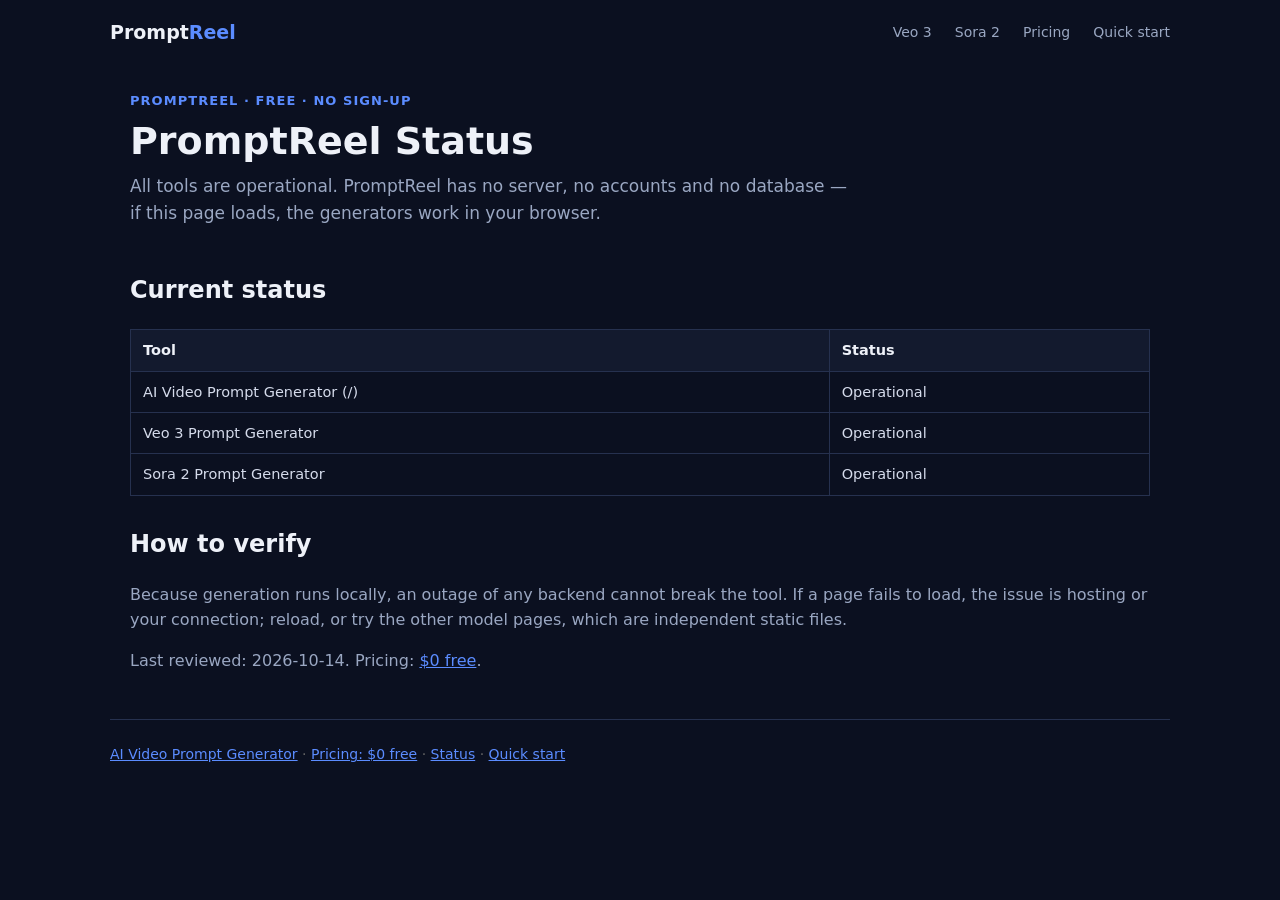
<file: status/index.html>
<!DOCTYPE html>
<html lang="en">
<head>
<meta charset="UTF-8">
<meta name="viewport" content="width=device-width, initial-scale=1">
<title>PromptReel Status — All Tools Operational (Static Site)</title>
<meta name="description" content="PromptReel status: all generators operational. PromptReel is a static site with no server or account system; tools run locally in your browser.">
<link rel="canonical" href="https://promptreel.mzydsg.me/status/">
<meta property="og:title" content="PromptReel Status — All Tools Operational (Static Site)">
<meta property="og:description" content="PromptReel status: all generators operational. PromptReel is a static site with no server or account system; tools run locally in your browser.">
<meta property="og:type" content="website">
<link rel="icon" href="../favicon.svg" type="image/svg+xml">
<link rel="stylesheet" href="../assets/styles.css">

</head>
<body>
<header class="site-header container">
  <a class="brand" href="../">Prompt<span>Reel</span></a>
  <nav>
    <a href="../veo-3-prompt-generator/">Veo 3</a>
    <a href="../sora-2-prompt-generator/">Sora 2</a>
    <a href="../pricing/">Pricing</a>
    <a href="../quick-start/">Quick start</a>
  </nav>
</header>
<main class="container">
  <div class="hero">
    <p class="eyebrow">PromptReel · Free · No sign-up</p>
    <h1>PromptReel Status</h1>
    <p class="lede">All tools are operational. PromptReel has no server, no accounts and no database — if this page loads, the generators work in your browser.</p>
  </div>
  <section class="content">
<h2>Current status</h2>
<table>
<tr><th>Tool</th><th>Status</th></tr>
<tr><td>AI Video Prompt Generator (/)</td><td>Operational</td></tr>
<tr><td>Veo 3 Prompt Generator</td><td>Operational</td></tr>
<tr><td>Sora 2 Prompt Generator</td><td>Operational</td></tr>
</table>
<h2>How to verify</h2>
<p>Because generation runs locally, an outage of any backend cannot break the tool. If a page fails to load, the issue is hosting or your connection; reload, or try the other model pages, which are independent static files.</p>
<p>Last reviewed: 2026-10-14. Pricing: <a href="../pricing/">$0 free</a>.</p>
  </section>
</main>
<footer class="container" style="padding:24px 0;color:#666;font-size:14px">
  <a href="../">AI Video Prompt Generator</a> · <a href="../pricing/">Pricing: $0 free</a> · <a href="../status/">Status</a> · <a href="../quick-start/">Quick start</a>
</footer>
</body>
</html>
</file>
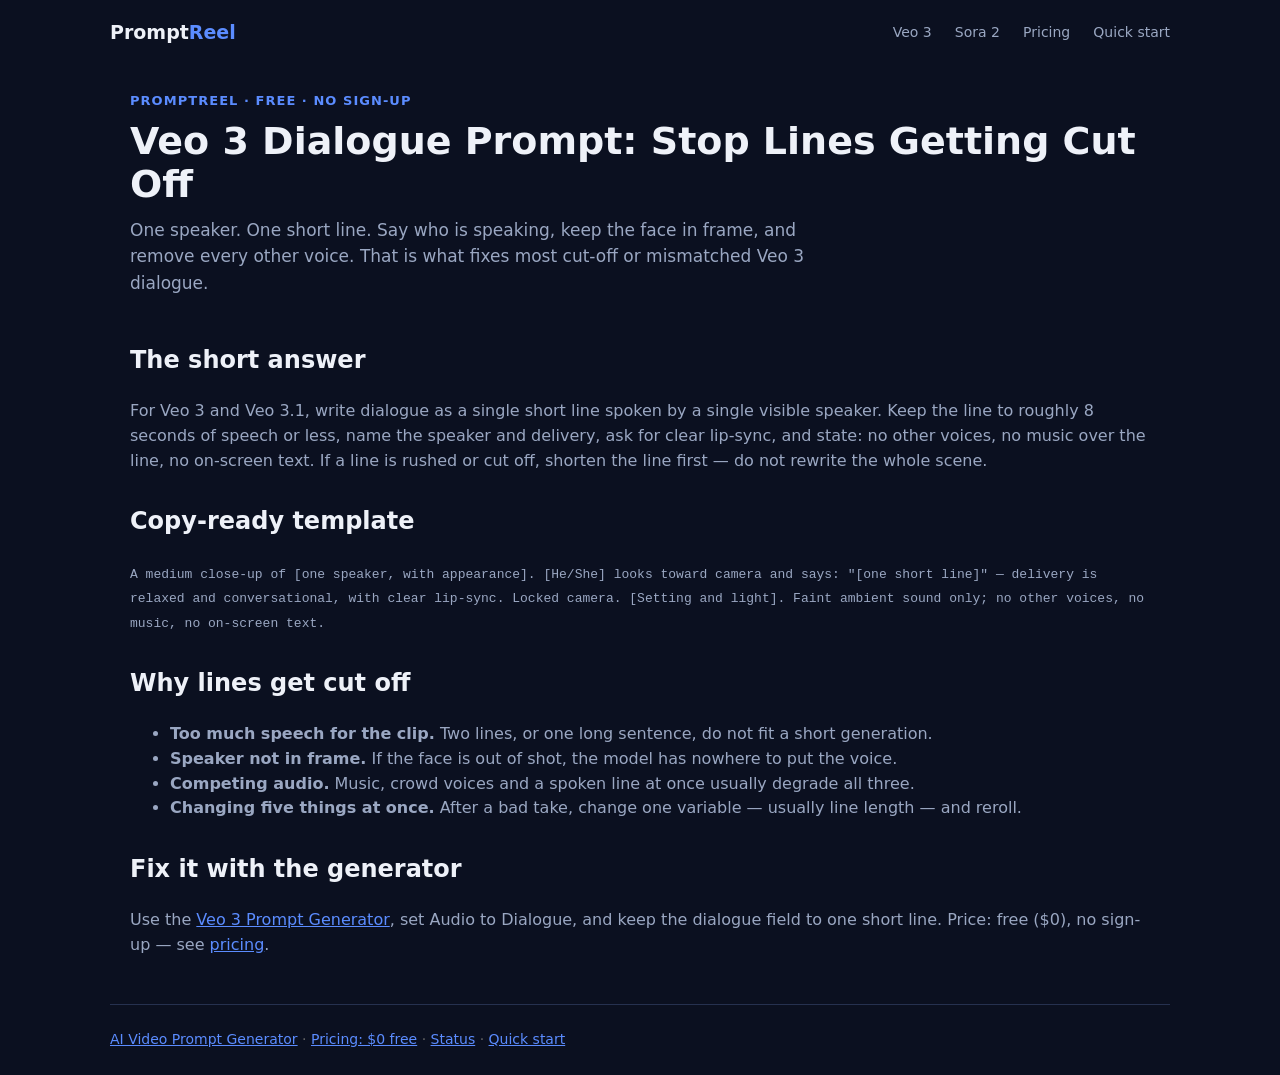
<file: veo-3-dialogue-prompt/index.html>
<!DOCTYPE html>
<html lang="en">
<head>
<meta charset="UTF-8">
<meta name="viewport" content="width=device-width, initial-scale=1">
<title>Veo 3 Dialogue Prompt — How to Stop Lines Getting Cut Off</title>
<meta name="description" content="How to write a Veo 3 dialogue prompt: one speaker, one short line, clear lip-sync wording, no competing voices. Includes a copy-ready template and the fixes for cut-off lines.">
<link rel="canonical" href="https://promptreel.mzydsg.me/veo-3-dialogue-prompt/">
<meta property="og:title" content="Veo 3 Dialogue Prompt — How to Stop Lines Getting Cut Off">
<meta property="og:description" content="How to write a Veo 3 dialogue prompt: one speaker, one short line, clear lip-sync wording, no competing voices. Includes a copy-ready template and the fixes for cut-off lines.">
<meta property="og:type" content="website">
<link rel="icon" href="../favicon.svg" type="image/svg+xml">
<link rel="stylesheet" href="../assets/styles.css">
<script type="application/ld+json">{"@context": "https://schema.org", "@type": "FAQPage", "mainEntity": [{"@type": "Question", "name": "How long should a Veo 3 dialogue line be?", "acceptedAnswer": {"@type": "Answer", "text": "Keep it to one short line that fits in about 8 seconds or less. If it is cut off, shorten the line before changing anything else."}}, {"@type": "Question", "name": "Why is my Veo 3 dialogue out of sync?", "acceptedAnswer": {"@type": "Answer", "text": "Usually the speaker is not clearly in frame, there are competing voices or music, or the line is too long. Use one visible speaker, clear lip-sync wording, and ambient sound only."}}, {"@type": "Question", "name": "How much does PromptReel cost?", "acceptedAnswer": {"@type": "Answer", "text": "PromptReel is free: $0, no sign-up, and it runs in your browser."}}]}</script>
</head>
<body>
<header class="site-header container">
  <a class="brand" href="../">Prompt<span>Reel</span></a>
  <nav>
    <a href="../veo-3-prompt-generator/">Veo 3</a>
    <a href="../sora-2-prompt-generator/">Sora 2</a>
    <a href="../pricing/">Pricing</a>
    <a href="../quick-start/">Quick start</a>
  </nav>
</header>
<main class="container">
  <div class="hero">
    <p class="eyebrow">PromptReel · Free · No sign-up</p>
    <h1>Veo 3 Dialogue Prompt: Stop Lines Getting Cut Off</h1>
    <p class="lede">One speaker. One short line. Say who is speaking, keep the face in frame, and remove every other voice. That is what fixes most cut-off or mismatched Veo 3 dialogue.</p>
  </div>
  <section class="content">
<h2>The short answer</h2>
<p>For Veo 3 and Veo 3.1, write dialogue as a single short line spoken by a single visible speaker. Keep the line to roughly 8 seconds of speech or less, name the speaker and delivery, ask for clear lip-sync, and state: no other voices, no music over the line, no on-screen text. If a line is rushed or cut off, shorten the line first — do not rewrite the whole scene.</p>
<h2>Copy-ready template</h2>
<p><code>A medium close-up of [one speaker, with appearance]. [He/She] looks toward camera and says: "[one short line]" — delivery is relaxed and conversational, with clear lip-sync. Locked camera. [Setting and light]. Faint ambient sound only; no other voices, no music, no on-screen text.</code></p>
<h2>Why lines get cut off</h2>
<ul>
<li><strong>Too much speech for the clip.</strong> Two lines, or one long sentence, do not fit a short generation.</li>
<li><strong>Speaker not in frame.</strong> If the face is out of shot, the model has nowhere to put the voice.</li>
<li><strong>Competing audio.</strong> Music, crowd voices and a spoken line at once usually degrade all three.</li>
<li><strong>Changing five things at once.</strong> After a bad take, change one variable — usually line length — and reroll.</li>
</ul>
<h2>Fix it with the generator</h2>
<p>Use the <a href="../veo-3-prompt-generator/">Veo 3 Prompt Generator</a>, set Audio to Dialogue, and keep the dialogue field to one short line. Price: free ($0), no sign-up — see <a href="../pricing/">pricing</a>.</p>
  </section>
</main>
<footer class="container" style="padding:24px 0;color:#666;font-size:14px">
  <a href="../">AI Video Prompt Generator</a> · <a href="../pricing/">Pricing: $0 free</a> · <a href="../status/">Status</a> · <a href="../quick-start/">Quick start</a>
</footer>
</body>
</html>
</file>
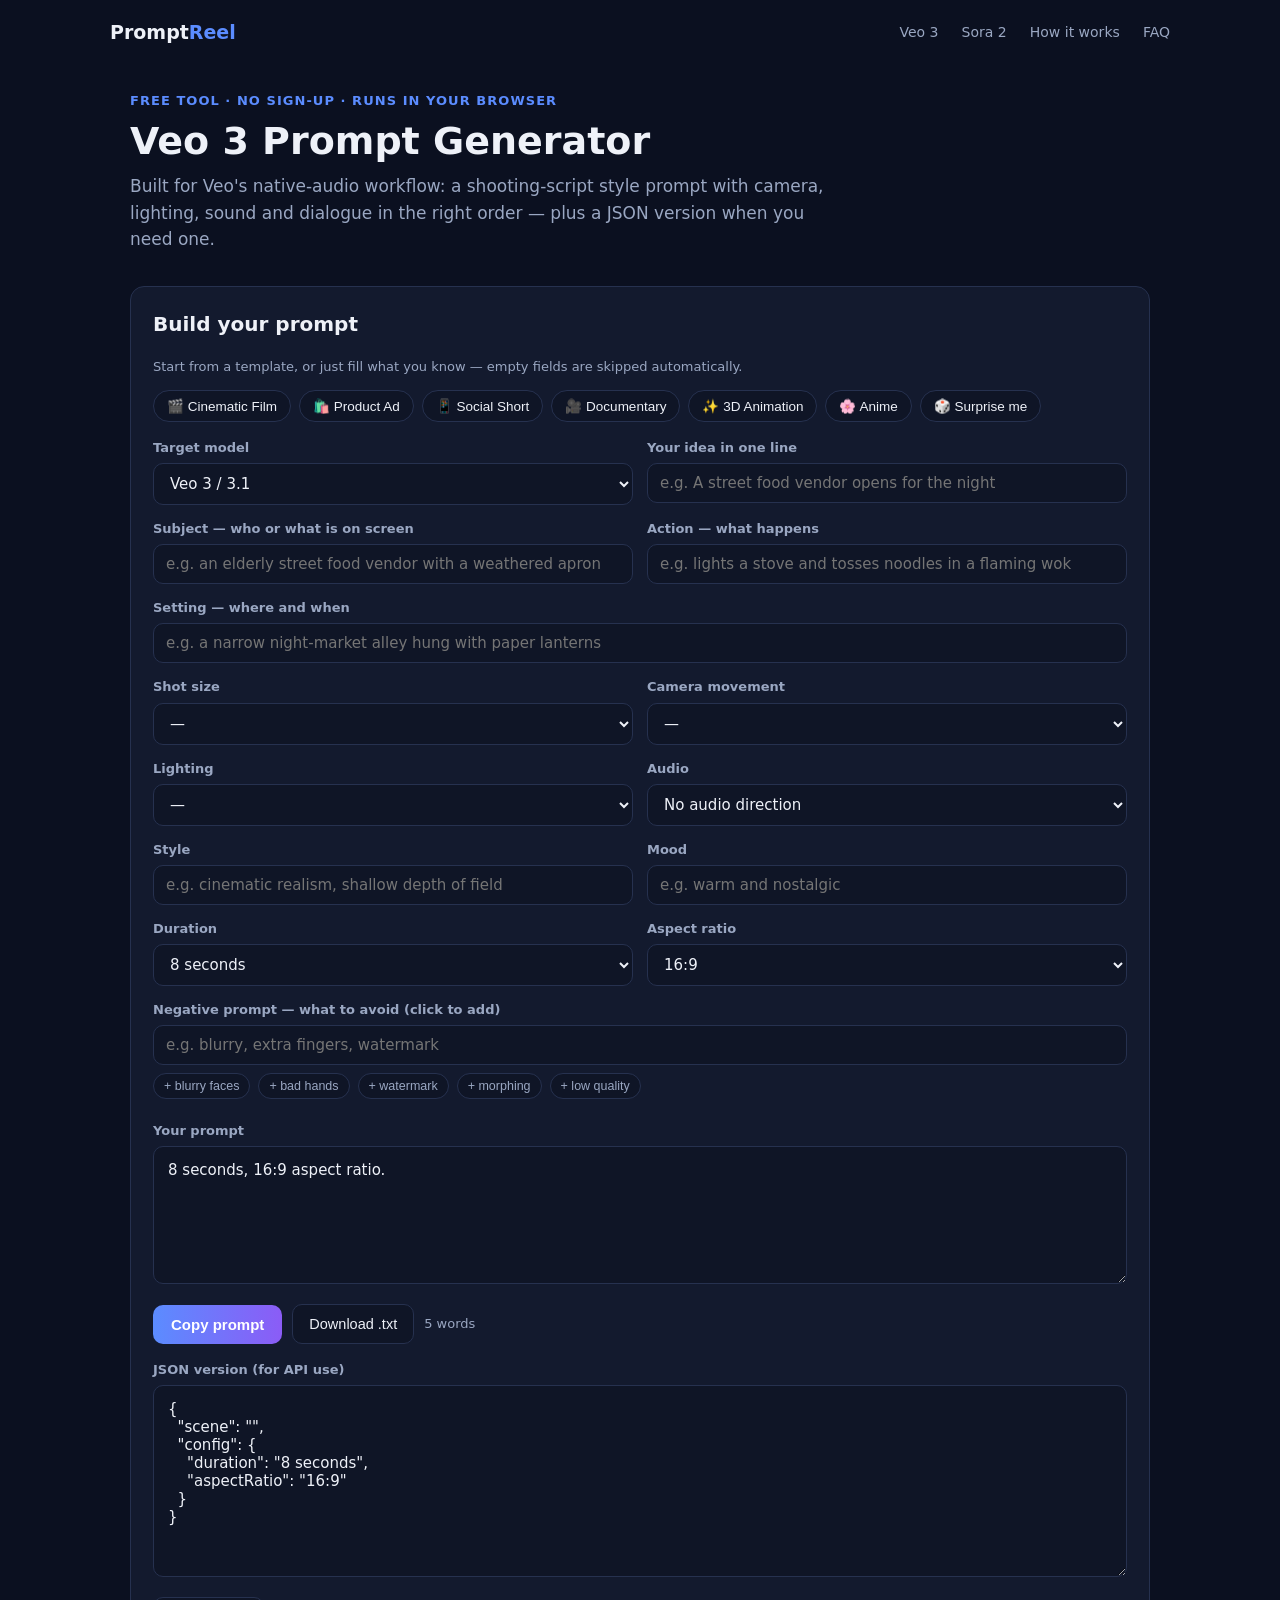
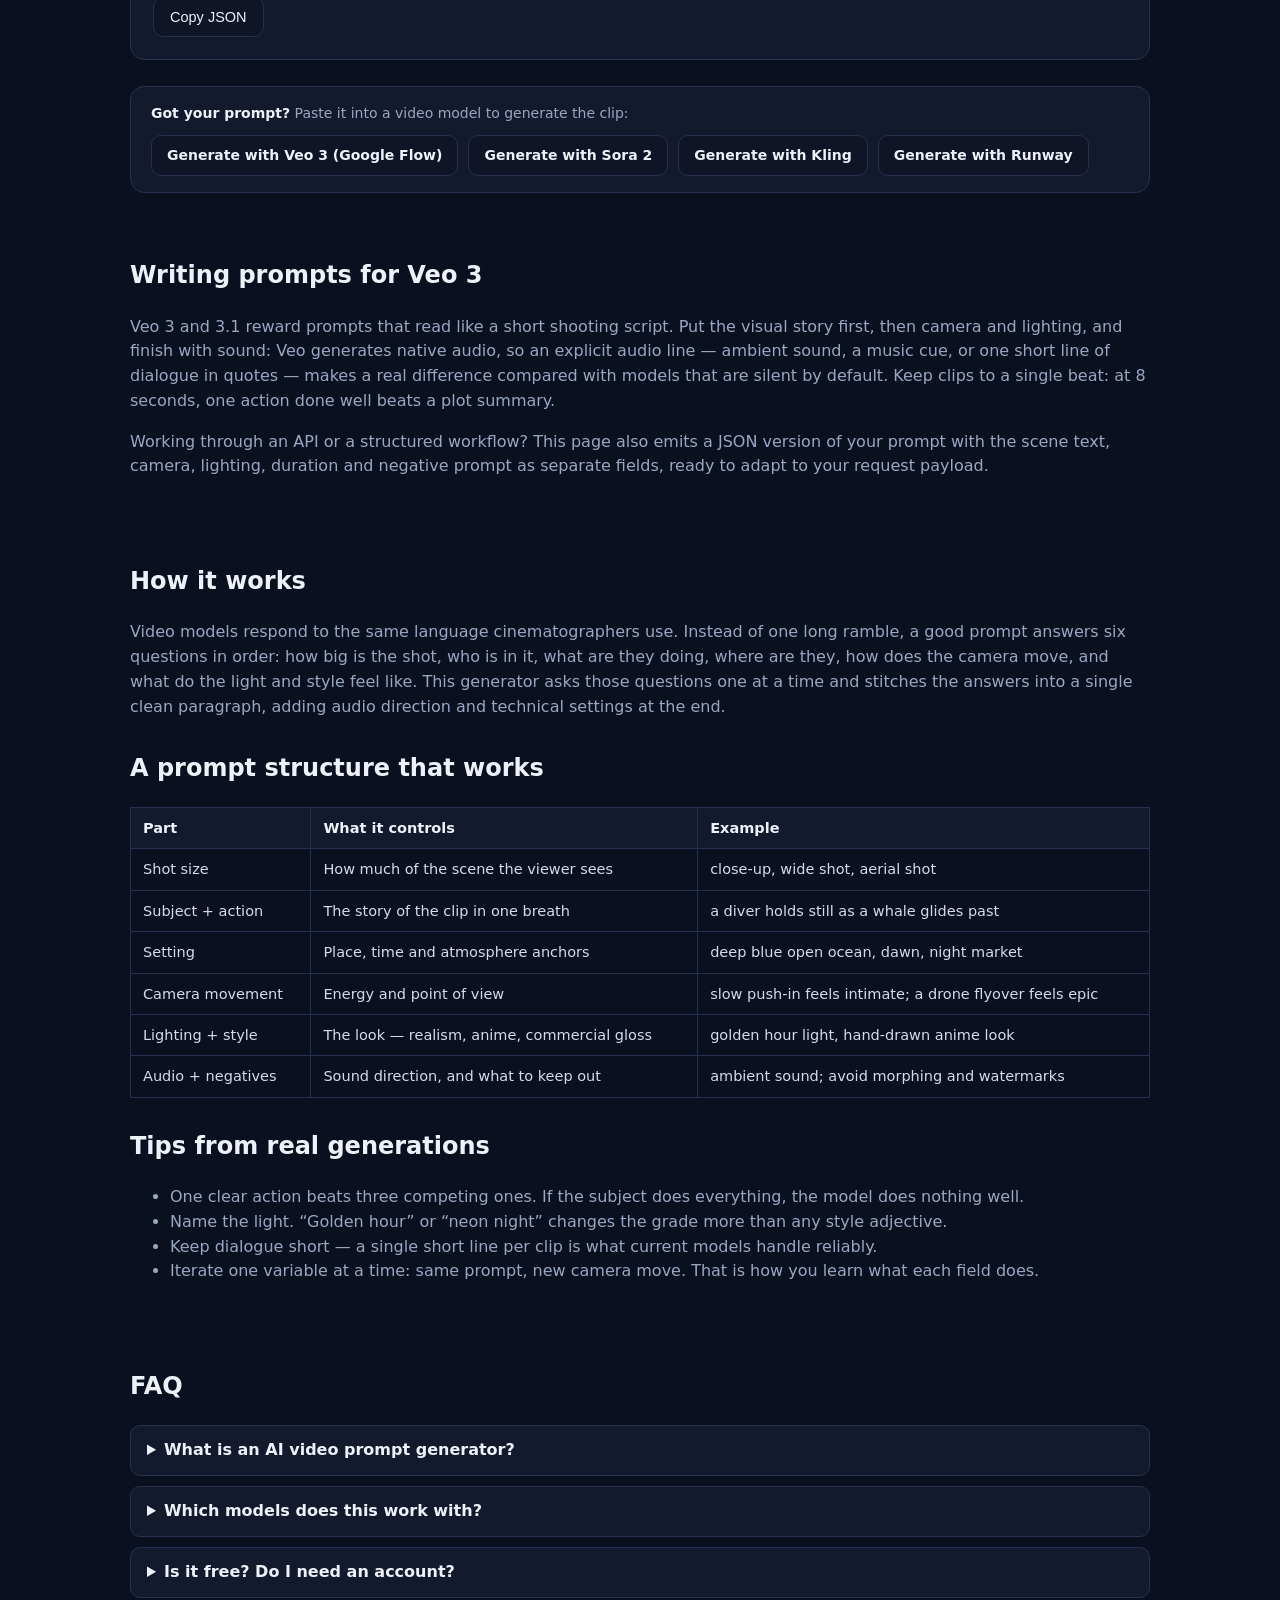
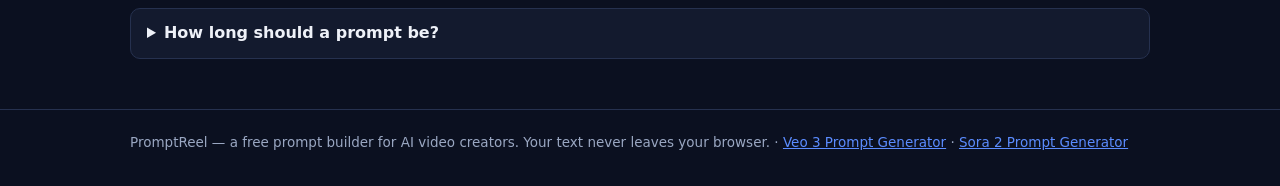
<file: veo-3-prompt-generator/index.html>
<!DOCTYPE html>
<html lang="en">
<head>
<meta charset="UTF-8">
<meta name="viewport" content="width=device-width, initial-scale=1">
<title>Veo 3 Prompt Generator — Free Text &amp; JSON Prompts for Veo 3.1</title>
<meta name="description" content="Free Veo 3 prompt generator. Build structured prompts with camera, lighting, dialogue and audio direction for Veo 3 and Veo 3.1 — plus a JSON version for API workflows. No sign-up.">
<link rel="canonical" href="https://promptreel.mzydsg.me/veo-3-prompt-generator/">
<meta property="og:title" content="AI Video Prompt Generator">
<meta property="og:description" content="Turn a rough idea into a structured, cinematic AI video prompt in seconds. Free, no sign-up.">
<meta property="og:type" content="website">
<link rel="icon" href="../favicon.svg" type="image/svg+xml">
<link rel="stylesheet" href="../assets/styles.css">
<script type="application/ld+json">
{"@context":"https://schema.org","@type":"WebApplication","name":"AI Video Prompt Generator","applicationCategory":"MultimediaApplication","operatingSystem":"Any","offers":{"@type":"Offer","price":"0","priceCurrency":"USD"},"description":"Free structured prompt builder for AI video models including Veo 3 and Sora 2."}
</script>
<script type="application/ld+json">
{"@context":"https://schema.org","@type":"FAQPage","mainEntity":[
{"@type":"Question","name":"What is an AI video prompt generator?","acceptedAnswer":{"@type":"Answer","text":"It is a tool that turns your rough idea into a structured prompt using filmmaking language — shot size, camera movement, lighting, style and audio — so AI video models produce closer to what you pictured."}},
{"@type":"Question","name":"Which models does this work with?","acceptedAnswer":{"@type":"Answer","text":"The prompts are plain English and work with Veo 3 / 3.1, Sora 2, Seedance, MiniMax and similar text-to-video models. Pick a model in the tool to match its typical duration and output format."}},
{"@type":"Question","name":"Is it free? Do I need an account?","acceptedAnswer":{"@type":"Answer","text":"Yes, it is free and needs no account. Everything runs in your browser; your text is never uploaded or stored."}},
{"@type":"Question","name":"How long should an AI video prompt be?","acceptedAnswer":{"@type":"Answer","text":"For most models, 60–150 words covering subject, action, setting, camera, lighting and style works well. Too short leaves the model guessing; too long creates contradictions."}}
]}
</script>
</head>
<body data-model="veo3">
<header class="site-header container">
  <a class="brand" href="../">Prompt<span>Reel</span></a>
  <nav>
    <a href="../veo-3-prompt-generator/">Veo 3</a>
    <a href="../sora-2-prompt-generator/">Sora 2</a>
    <a href="#how">How it works</a>
    <a href="#faq">FAQ</a>
  </nav>
</header>

<main class="container">
  <div class="hero">
    <p class="eyebrow">Free tool · No sign-up · Runs in your browser</p>
    <h1>Veo 3 Prompt Generator</h1>
    <p class="lede">Built for Veo's native-audio workflow: a shooting-script style prompt with camera, lighting, sound and dialogue in the right order — plus a JSON version when you need one.</p>
  </div>

  <div class="tool" id="tool">
    <h2>Build your prompt</h2>
    <p class="meta">Start from a template, or just fill what you know — empty fields are skipped automatically.</p>
    <div class="templates">
      <button class="chip" data-template="cinematic" type="button">🎬 Cinematic Film</button>
      <button class="chip" data-template="product" type="button">🛍️ Product Ad</button>
      <button class="chip" data-template="social" type="button">📱 Social Short</button>
      <button class="chip" data-template="documentary" type="button">🎥 Documentary</button>
      <button class="chip" data-template="animation3d" type="button">✨ 3D Animation</button>
      <button class="chip" data-template="anime" type="button">🌸 Anime</button>
      <button class="chip" id="example" type="button">🎲 Surprise me</button>
    </div>
    <div class="grid">
      <div>
        <label for="model">Target model</label>
        <select id="model">
          <option value="generic">Any model</option>
          <option value="veo3">Veo 3 / 3.1</option>
          <option value="sora2">Sora 2</option>
        </select>
      </div>
      <div>
        <label for="idea">Your idea in one line</label>
        <input type="text" id="idea" placeholder="e.g. A street food vendor opens for the night">
      </div>
      <div>
        <label for="subject">Subject — who or what is on screen</label>
        <input type="text" id="subject" placeholder="e.g. an elderly street food vendor with a weathered apron">
      </div>
      <div>
        <label for="action">Action — what happens</label>
        <input type="text" id="action" placeholder="e.g. lights a stove and tosses noodles in a flaming wok">
      </div>
      <div class="full">
        <label for="setting">Setting — where and when</label>
        <input type="text" id="setting" placeholder="e.g. a narrow night-market alley hung with paper lanterns">
      </div>
      <div>
        <label for="shot">Shot size</label>
        <select id="shot">
          <option value="">—</option>
          <option>extreme wide shot</option><option>wide shot</option>
          <option>medium shot</option><option>medium close-up</option>
          <option>close-up</option><option>extreme close-up</option>
          <option>aerial shot</option><option>over-the-shoulder shot</option>
          <option>first-person POV shot</option>
        </select>
      </div>
      <div>
        <label for="camera">Camera movement</label>
        <select id="camera">
          <option value="">—</option>
          <option>static locked-off camera</option><option>slow push-in</option>
          <option>slow pull-back</option><option>smooth tracking shot following the subject</option>
          <option>slow pan across the scene</option><option>gentle tilt upward</option>
          <option>slow orbit around the subject</option><option>handheld with natural micro-movement</option>
          <option>drone flyover</option><option>gentle crane move rising upward</option>
        </select>
      </div>
      <div>
        <label for="lighting">Lighting</label>
        <select id="lighting">
          <option value="">—</option>
          <option>golden hour light</option><option>bright soft daylight</option>
          <option>overcast diffused light</option><option>neon night light with wet reflections</option>
          <option>pale moonlight</option><option>clean studio softbox light</option>
          <option>warm candlelit glow</option><option>natural available light</option>
          <option>vivid dusk light with a gradient sky</option><option>warm sunset glow</option>
        </select>
      </div>
      <div>
        <label for="audio">Audio</label>
        <select id="audio">
          <option value="none">No audio direction</option>
          <option value="ambient">Ambient sound</option>
          <option value="music">Music score</option>
          <option value="sfx">Sound effects</option>
          <option value="dialogue">Dialogue</option>
        </select>
      </div>
      <div class="full" id="dialoguewrap" style="display:none">
        <label for="dialogue">Dialogue line</label>
        <input type="text" id="dialogue" placeholder='e.g. We open in five minutes, rain or shine.'>
      </div>
      <div>
        <label for="style">Style</label>
        <input type="text" id="style" placeholder="e.g. cinematic realism, shallow depth of field">
      </div>
      <div>
        <label for="mood">Mood</label>
        <input type="text" id="mood" placeholder="e.g. warm and nostalgic">
      </div>
      <div>
        <label for="duration">Duration</label>
        <select id="duration">
          <option>5 seconds</option><option>8 seconds</option><option>10 seconds</option>
        </select>
      </div>
      <div>
        <label for="aspect">Aspect ratio</label>
        <select id="aspect">
          <option>16:9</option><option>9:16</option><option>1:1</option>
        </select>
      </div>
      <div class="full">
        <label for="negative">Negative prompt — what to avoid (click to add)</label>
        <input type="text" id="negative" placeholder="e.g. blurry, extra fingers, watermark">
        <div class="templates" style="margin-top:8px">
          <button class="chip chipsmall" data-neg="blurry or distorted faces" type="button">+ blurry faces</button>
          <button class="chip chipsmall" data-neg="deformed hands or extra fingers" type="button">+ bad hands</button>
          <button class="chip chipsmall" data-neg="watermark or text overlays" type="button">+ watermark</button>
          <button class="chip chipsmall" data-neg="morphing or warping between frames" type="button">+ morphing</button>
          <button class="chip chipsmall" data-neg="low resolution or heavy compression artifacts" type="button">+ low quality</button>
        </div>
      </div>
    </div>

    <label for="output" style="margin-top:6px">Your prompt</label>
    <textarea id="output" class="output" rows="6" readonly></textarea>
    <div class="actions">
      <button class="primary" id="copy" type="button">Copy prompt</button>
      <button class="ghost" id="download" type="button">Download .txt</button>
      <span class="meta" id="wordcount">0 words</span>
    </div>
    <div id="jsonwrap" style="display:none;margin-top:16px">
      <label for="jsonoutput">JSON version (for API use)</label>
      <textarea id="jsonoutput" class="output" rows="9" readonly></textarea>
      <div class="actions"><button class="ghost" id="copyjson" type="button">Copy JSON</button></div>
    </div>
  </div>

    <div id="genwith" class="genwith"></div>

  <section class="content">
    <h2>Writing prompts for Veo 3</h2>
    <p>Veo 3 and 3.1 reward prompts that read like a short shooting script. Put the visual story first, then camera and lighting, and finish with sound: Veo generates native audio, so an explicit audio line — ambient sound, a music cue, or one short line of dialogue in quotes — makes a real difference compared with models that are silent by default. Keep clips to a single beat: at 8 seconds, one action done well beats a plot summary.</p>
    <p>Working through an API or a structured workflow? This page also emits a JSON version of your prompt with the scene text, camera, lighting, duration and negative prompt as separate fields, ready to adapt to your request payload.</p>
  </section>
  <section class="content" id="how">
    <h2>How it works</h2>
    <p>Video models respond to the same language cinematographers use. Instead of one long ramble, a good prompt answers six questions in order: how big is the shot, who is in it, what are they doing, where are they, how does the camera move, and what do the light and style feel like. This generator asks those questions one at a time and stitches the answers into a single clean paragraph, adding audio direction and technical settings at the end.</p>
    <h2>A prompt structure that works</h2>
    <table>
      <tr><th>Part</th><th>What it controls</th><th>Example</th></tr>
      <tr><td>Shot size</td><td>How much of the scene the viewer sees</td><td>close-up, wide shot, aerial shot</td></tr>
      <tr><td>Subject + action</td><td>The story of the clip in one breath</td><td>a diver holds still as a whale glides past</td></tr>
      <tr><td>Setting</td><td>Place, time and atmosphere anchors</td><td>deep blue open ocean, dawn, night market</td></tr>
      <tr><td>Camera movement</td><td>Energy and point of view</td><td>slow push-in feels intimate; a drone flyover feels epic</td></tr>
      <tr><td>Lighting + style</td><td>The look — realism, anime, commercial gloss</td><td>golden hour light, hand-drawn anime look</td></tr>
      <tr><td>Audio + negatives</td><td>Sound direction, and what to keep out</td><td>ambient sound; avoid morphing and watermarks</td></tr>
    </table>
    <h2>Tips from real generations</h2>
    <ul>
      <li>One clear action beats three competing ones. If the subject does everything, the model does nothing well.</li>
      <li>Name the light. “Golden hour” or “neon night” changes the grade more than any style adjective.</li>
      <li>Keep dialogue short — a single short line per clip is what current models handle reliably.</li>
      <li>Iterate one variable at a time: same prompt, new camera move. That is how you learn what each field does.</li>
    </ul>
  </section>

  <section class="content" id="faq">
    <h2>FAQ</h2>
    <details><summary>What is an AI video prompt generator?</summary><p>It turns a rough idea into a structured prompt written in filmmaking language — shot size, camera movement, lighting, style and audio — so AI video models land closer to what you pictured on the first try.</p></details>
    <details><summary>Which models does this work with?</summary><p>The output is plain English and works with Veo 3 / 3.1, Sora 2, Seedance, MiniMax and similar text-to-video models. Use the model selector to match durations and, for Veo, to get a JSON version for API workflows.</p></details>
    <details><summary>Is it free? Do I need an account?</summary><p>Yes — free, no account, and nothing you type leaves your browser. The tool runs entirely on your device.</p></details>
    <details><summary>How long should a prompt be?</summary><p>Roughly 60–150 words. Long enough to cover subject, action, setting, camera, lighting and style; short enough to avoid contradicting yourself.</p></details>
  </section>
</main>

<footer>
  <div class="container">PromptReel — a free prompt builder for AI video creators. Your text never leaves your browser. · <a href="../veo-3-prompt-generator/">Veo 3 Prompt Generator</a> · <a href="../sora-2-prompt-generator/">Sora 2 Prompt Generator</a></div>
</footer>
<script src="../assets/app.js" defer></script>
</body>
</html>
</file>
<file: assets/styles.css>
:root{
  --bg:#0b1020; --panel:#131a2e; --panel2:#0f1526; --line:#26314f;
  --text:#eef1f8; --muted:#9aa7c2; --accent:#5b8cff; --accent2:#8b5cf6;
  --radius:14px;
}
*{box-sizing:border-box}
body{margin:0;font-family:system-ui,-apple-system,"Segoe UI",Roboto,Arial,sans-serif;background:var(--bg);color:var(--text);line-height:1.55}
a{color:var(--accent)}
.container{max-width:1060px;margin:0 auto;padding:0 20px}
.site-header{display:flex;justify-content:space-between;align-items:center;padding:18px 0}
.brand{font-weight:800;font-size:19px;color:var(--text);text-decoration:none}
.brand span{color:var(--accent)}
nav a{color:var(--muted);text-decoration:none;margin-left:18px;font-size:14px}
nav a:hover{color:var(--text)}
.hero{padding:26px 0 8px}
.eyebrow{color:var(--accent);font-size:13px;font-weight:700;letter-spacing:.08em;text-transform:uppercase;margin:0 0 8px}
h1{font-size:38px;line-height:1.15;margin:0 0 10px}
.lede{color:var(--muted);font-size:17px;max-width:720px;margin:0}
.tool{background:var(--panel);border:1px solid var(--line);border-radius:var(--radius);padding:22px;margin:26px 0}
.tool h2{margin-top:0;font-size:20px}
.grid{display:grid;grid-template-columns:1fr 1fr;gap:14px}
@media(max-width:760px){.grid{grid-template-columns:1fr} h1{font-size:30px}}
label{display:block;font-size:13px;font-weight:600;color:var(--muted);margin-bottom:5px}
input[type=text],select,textarea{width:100%;background:var(--panel2);border:1px solid var(--line);border-radius:10px;color:var(--text);padding:10px 12px;font-size:15px;font-family:inherit}
textarea{resize:vertical}
.full{grid-column:1/-1}
.templates{display:flex;flex-wrap:wrap;gap:8px;margin:4px 0 16px}
.chip{background:var(--panel2);border:1px solid var(--line);color:var(--text);border-radius:999px;padding:7px 13px;font-size:13.5px;cursor:pointer}
.chip:hover{border-color:var(--accent)}
.chipsmall{font-size:12.5px;padding:5px 10px;color:var(--muted)}
.output{background:var(--panel2);border:1px solid var(--line);border-radius:10px;padding:14px;min-height:130px}
.actions{display:flex;gap:10px;flex-wrap:wrap;margin-top:12px;align-items:center}
button.primary{background:linear-gradient(90deg,var(--accent),var(--accent2));border:none;color:#fff;font-weight:700;border-radius:10px;padding:11px 18px;font-size:15px;cursor:pointer}
button.ghost{background:var(--panel2);border:1px solid var(--line);color:var(--text);border-radius:10px;padding:11px 16px;font-size:14.5px;cursor:pointer}
.meta{color:var(--muted);font-size:13px}
section.content{padding:8px 0 30px;color:#d5dbeb}
section.content h2{color:var(--text);margin-top:30px}
section.content p,section.content li{color:var(--muted)}
table{border-collapse:collapse;width:100%;margin:14px 0}
th,td{border:1px solid var(--line);padding:9px 12px;text-align:left;font-size:14.5px;vertical-align:top}
th{background:var(--panel);color:var(--text)}
details{border:1px solid var(--line);border-radius:10px;padding:12px 16px;margin-bottom:10px;background:var(--panel)}
summary{cursor:pointer;font-weight:600;color:var(--text)}
footer{border-top:1px solid var(--line);padding:22px 0 34px;color:var(--muted);font-size:13.5px;margin-top:10px}

.genwith{margin:0 0 26px;background:var(--panel);border:1px solid var(--line);border-radius:var(--radius);padding:16px 20px}
.genwith p{margin:0 0 10px;font-size:14px;color:var(--muted)}
.genwith p strong{color:var(--text)}
.genwith .row{display:flex;gap:10px;flex-wrap:wrap}
.genwith a{display:inline-block;background:var(--panel2);border:1px solid var(--line);color:var(--text);border-radius:10px;padding:9px 15px;font-size:14px;text-decoration:none;font-weight:600}
.genwith a:hover{border-color:var(--accent)}
</file>
